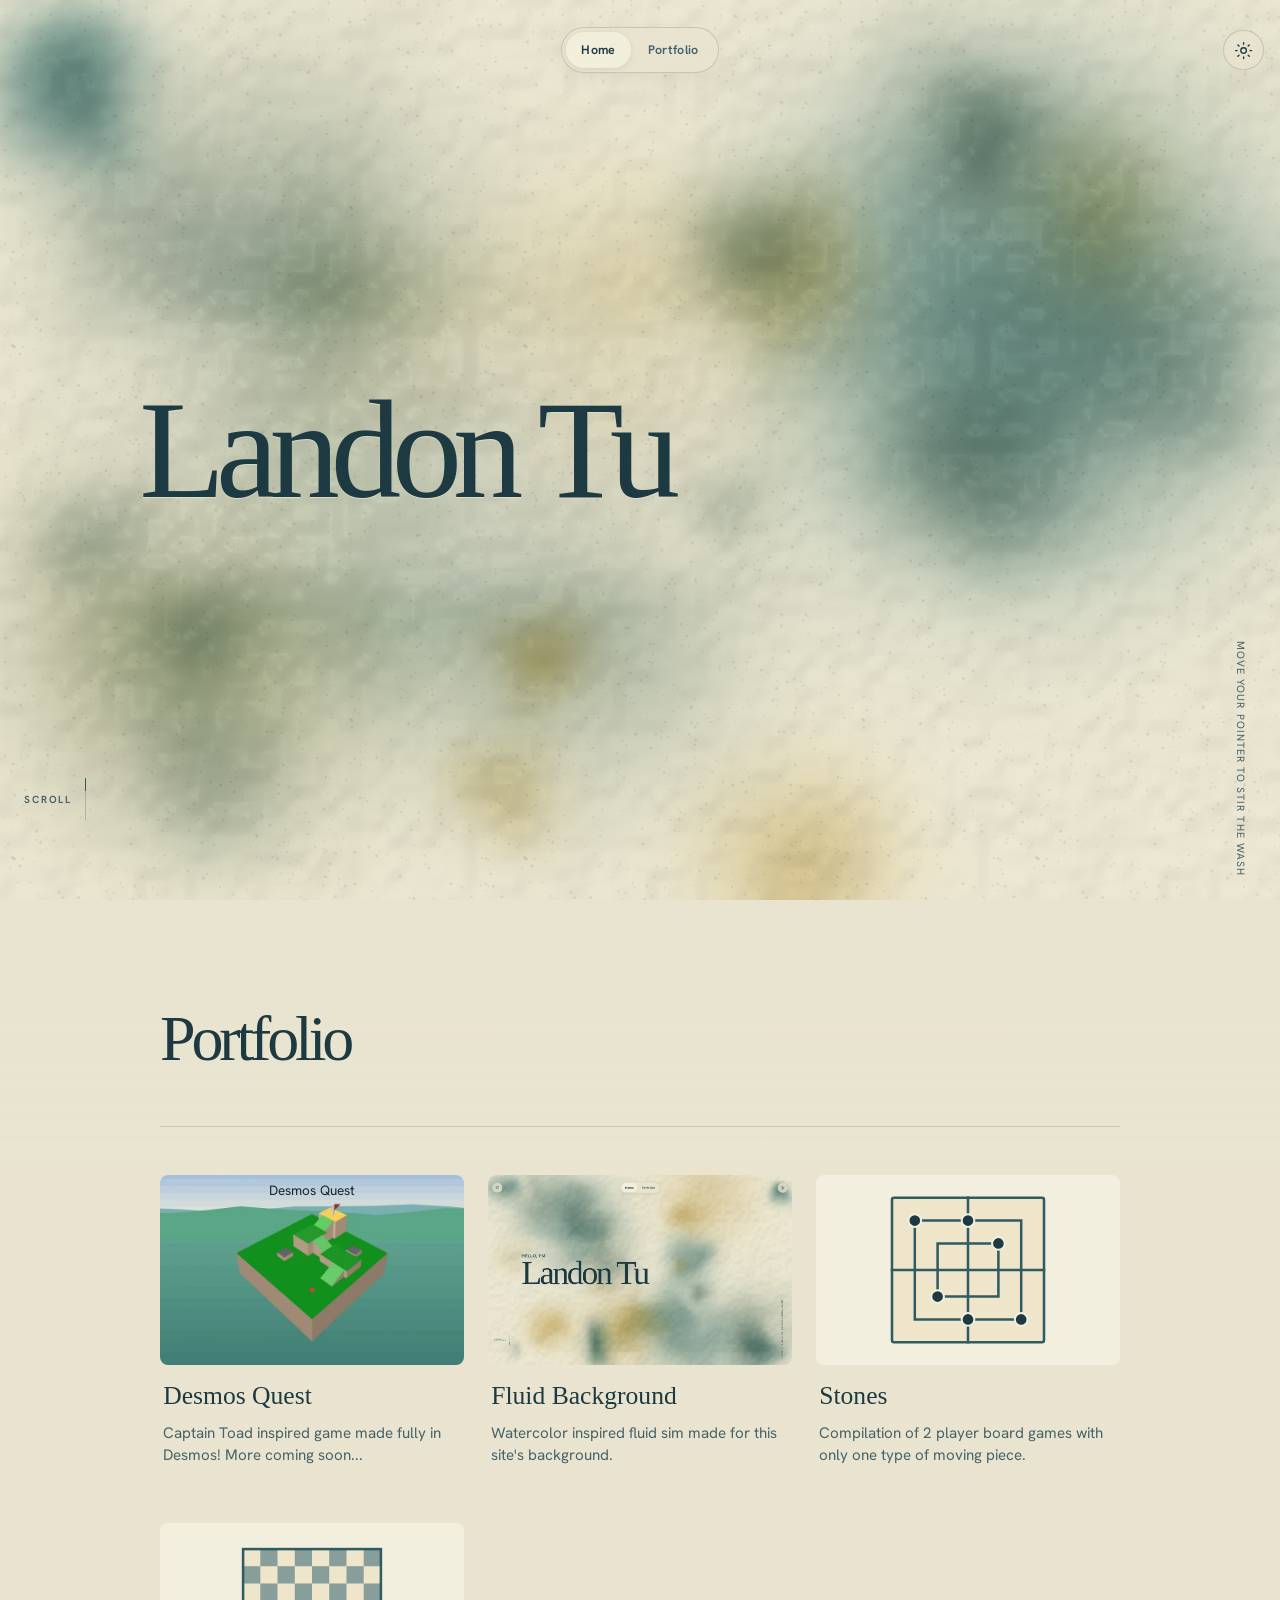
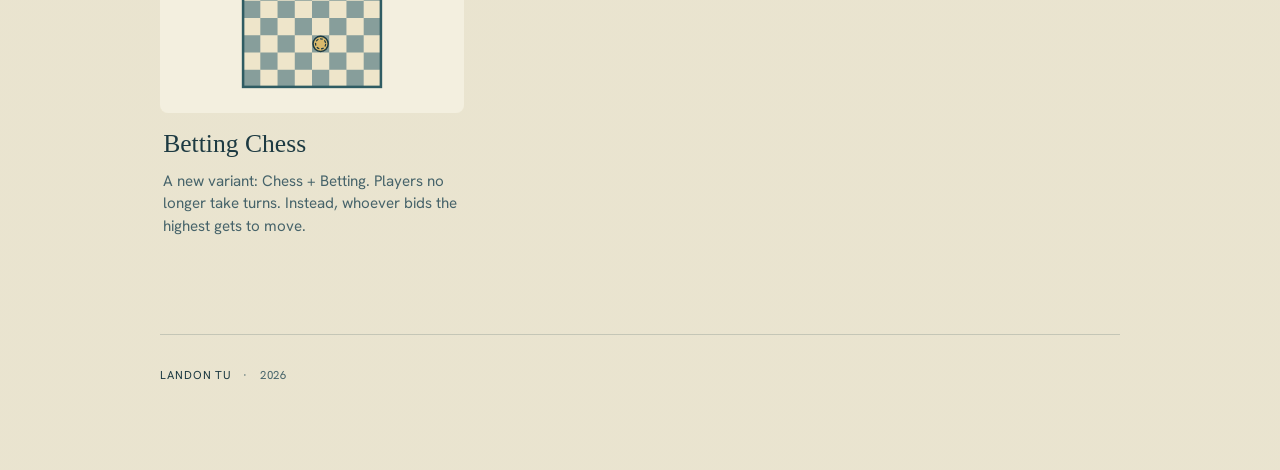
<file: index.html>
<!DOCTYPE html>
<html lang="en" data-theme="light">
<head>
  <meta charset="utf-8">
  <meta name="viewport" content="width=device-width, initial-scale=1">
  <meta name="description" content="Landon Tu — personal website.">
  <title>Landon Tu</title>
  <link rel="icon" href="favicon.svg" type="image/svg+xml">
  <link rel="stylesheet" href="watercolor.css">
  <link rel="stylesheet" href="styles.css">
  <script src="site.js" defer></script>
</head>
<body class="home-page">
  <a class="skip-link" href="#main-content">Skip to content</a>

  <div class="watercolor" aria-hidden="true">
    <img id="wc-art-field" src="[data-uri]" alt="" hidden>
    <img id="wc-art-fallback" src="[data-uri]" alt="" hidden>
    <canvas id="wc-canvas"></canvas>
    <div class="watercolor-shade"></div>
    <!-- Scroll-driven hush: the wash is not stopped, it is settled. Opacity only,
         so the descent costs the compositor a blend and never a repaint. -->
    <div class="watercolor-veil"></div>
  </div>

  <header class="site-header">
    <nav class="site-nav" aria-label="Primary">
      <span class="nav-highlight" aria-hidden="true"></span>
      <!-- Nav order IS the scroll order. The same-document links use the
           delegated handler in site.js, so there is no page navigation here. -->
      <a href="index.html" aria-current="page" class="nav-here">Home</a>
      <!-- About entry point — restore when the owner copy is ready:
      <a href="#about" data-spy="about">About</a>
      -->
      <a href="#portfolio" data-spy="portfolio">Portfolio</a>
    </nav>
    <button class="theme-toggle" type="button" aria-label="Switch to dark theme" title="Switch theme">
      <svg class="sun" viewBox="0 0 24 24" aria-hidden="true"><circle cx="12" cy="12" r="3.5"/><path d="M12 2v2M12 20v2M2 12h2M20 12h2M4.9 4.9l1.4 1.4M17.7 17.7l1.4 1.4M19.1 4.9l-1.4 1.4M6.3 17.7l-1.4 1.4"/></svg>
      <svg class="moon" viewBox="0 0 24 24" aria-hidden="true"><path d="M20 15.4A8.5 8.5 0 0 1 8.6 4a8.5 8.5 0 1 0 11.4 11.4Z"/></svg>
    </button>
  </header>

  <main id="main-content">
    <section class="home-main" aria-label="Introduction">
      <!-- #hero carries the scroll parallax (transform/opacity); .hero-rise carries
           the one-shot load animation. Separate elements on purpose: a filled
           `rise` keyframe would otherwise pin the very properties the descent
           animates. -->
      <div class="hero" id="hero">
        <div class="hero-rise">
          <!-- Hero intro line slot — removed for now. To restore, add back
               <p class="eyebrow">Hello, I’m</p> above the h1. -->
          <h1>Landon Tu</h1>
          <!-- Hero tagline slot — owner copy pending. -->
          <!-- About entry point — restore when the owner copy is ready:
          <div class="hero-actions">
            <a class="text-link" href="#about">About me <span aria-hidden="true">↓</span></a>
          </div>
          -->
        </div>
      </div>
      <a class="scroll-cue" href="#portfolio">
        <span class="scroll-cue-label">Scroll</span>
        <span class="scroll-cue-rail" aria-hidden="true"><i></i></span>
      </a>
    </section>

    <!-- About stays in source for restoration when the owner copy is ready. -->
    <section class="about-shell" id="about" aria-labelledby="about-heading" hidden>
     <div class="about-inner">
      <!-- No second <h1> and no repeat of the name: on one page the hero
           already said it, and during the descent both were on screen at once,
           which read as a duplicated heading rather than a transition. -->
      <header class="about-intro">
        <h2 class="about-display reveal" id="about-heading" style="--i:0">About</h2>
      </header>

      <div class="about-coming-soon reveal" style="--i:1">
        <p>Coming soon</p>
      </div>
     </div>
    </section>

    <!-- Portfolio follows the hero while About is hidden. Its CSS takes over
         the wash-to-paper transition; restoring About restores the original
         three-movement descent without another markup change. -->
    <section class="portfolio-shell" id="portfolio" aria-labelledby="portfolio-heading">
     <div class="portfolio-inner">
      <header class="portfolio-intro">
        <h2 class="portfolio-display reveal" id="portfolio-heading" style="--i:0">Portfolio</h2>
      </header>

      <section class="portfolio-grid" aria-label="Portfolio exhibits">
        <!-- WebHome and recall-AID are deferred while their destinations are
             private. Restore their cards from git history once public links
             are approved. -->
        <article class="project-card reveal" style="--i:0">
          <a class="project-visual" href="https://www.desmos.com/calculator/msmxoizut3" aria-label="Desmos Quest level 1, a small island slowly rotating">
            <!-- Level 1 was captured from the release graph with its ticker stopped and
                 controls hidden, advancing b_1 by exactly 1/216 turn per frame. The
                 30 fps sources have no src until desktop hover or keyboard focus, so
                 touch and reduced-motion readers keep the still without downloading video. -->
            <span class="desmos-media">
              <video class="desmos-video" width="720" height="450" muted loop playsinline preload="none" poster="assets/projects/desmos-game.webp" aria-hidden="true">
                <source data-src="assets/projects/desmos-game.mp4" type="video/mp4">
                <source data-src="assets/projects/desmos-game.webm" type="video/webm">
              </video>
              <span class="desmos-visual-title" aria-hidden="true">Desmos Quest</span>
            </span>
          </a>
          <div class="project-meta">
            <h3><a href="https://www.desmos.com/calculator/msmxoizut3">Desmos Quest</a></h3>
            <p>Captain Toad inspired game made fully in Desmos! More coming soon...</p>
          </div>
        </article>

        <article class="project-card reveal" style="--i:1">
          <a class="project-visual" href="watercolor.html">
            <img src="assets/projects/personal-website.webp" width="1200" height="750" loading="lazy" decoding="async" alt="The Landon Tu personal website over its interactive watercolor background">
          </a>
          <div class="project-meta">
            <h3><a href="watercolor.html">Fluid Background</a></h3>
            <p>Watercolor inspired fluid sim made for this site's background.</p>
          </div>
        </article>

        <article class="project-card reveal" style="--i:2">
          <a class="project-visual stones-visual" href="https://stones.landontu.dev" aria-label="Stones, a board with six pieces">
            <svg viewBox="0 0 1200 750" aria-hidden="true">
              <rect class="stones-board" x="300" y="90" width="600" height="570" rx="8"/>
              <path class="stones-lines" d="M390 180H810V570H390ZM480 270H720V480H480ZM300 375H900M600 90V660"/>
              <g class="stones-pieces">
                <circle cx="390" cy="180" r="25"/><circle cx="600" cy="180" r="25"/><circle cx="720" cy="270" r="25"/>
                <circle cx="480" cy="480" r="25"/><circle cx="600" cy="570" r="25"/><circle cx="810" cy="570" r="25"/>
              </g>
            </svg>
          </a>
          <div class="project-meta">
            <h3><a href="https://stones.landontu.dev">Stones</a></h3>
            <p>Compilation of 2 player board games with only one type of moving piece.</p>
          </div>
        </article>

        <article class="project-card reveal" style="--i:3">
          <a class="project-visual betting-visual" href="https://bettingchess.landontu.dev" aria-label="Betting Chess, a chessboard with a betting chip">
            <svg viewBox="0 0 1200 750" aria-hidden="true">
              <rect class="betting-board" x="328" y="103" width="544" height="544"/>
              <path class="betting-dark" d="M396 103h68v68h-68ZM532 103h68v68h-68ZM668 103h68v68h-68ZM804 103h68v68h-68ZM328 171h68v68h-68ZM464 171h68v68h-68ZM600 171h68v68h-68ZM736 171h68v68h-68ZM396 239h68v68h-68ZM532 239h68v68h-68ZM668 239h68v68h-68ZM804 239h68v68h-68ZM328 307h68v68h-68ZM464 307h68v68h-68ZM600 307h68v68h-68ZM736 307h68v68h-68ZM396 375h68v68h-68ZM532 375h68v68h-68ZM668 375h68v68h-68ZM804 375h68v68h-68ZM328 443h68v68h-68ZM464 443h68v68h-68ZM600 443h68v68h-68ZM736 443h68v68h-68ZM396 511h68v68h-68ZM532 511h68v68h-68ZM668 511h68v68h-68ZM804 511h68v68h-68ZM328 579h68v68h-68ZM464 579h68v68h-68ZM600 579h68v68h-68ZM736 579h68v68h-68Z"/>
              <rect class="betting-frame" x="328" y="103" width="544" height="544"/>
              <circle class="betting-chip" cx="634" cy="477" r="30"/>
              <circle class="betting-chip-edge" cx="634" cy="477" r="20"/>
            </svg>
          </a>
          <div class="project-meta">
            <h3><a href="https://bettingchess.landontu.dev">Betting Chess</a></h3>
            <p>A new variant: Chess + Betting. Players no longer take turns. Instead, whoever bids the highest gets to move.</p>
          </div>
        </article>
      </section>

      <footer class="site-footer"><a href="index.html">Landon Tu</a><span aria-hidden="true">·</span><span>2026</span></footer>
     </div>
    </section>
  </main>

  <p class="interaction-hint">Move your pointer to stir the wash</p>

  <!-- Classic scripts in dependency order: file:// compatible, no modules, no fetch.

       NO watercolor/panel.js, and no #wc-panel-mount to put it in. The sliders
       are the showcase's subject (watercolor.html), not this page's furniture:
       here the wash is the background of a personal site and the reader has no
       business being handed a fluid solver's knobs. main.js mounts a panel only
       if WCPanel is on the page, so this omission IS the switch — there is no
       hidden panel, no panel CSS (watercolor-panel.css is not linked either) and
       no panel bytes on the wire. `?tune` re-adds all of it on demand for a
       tuning pass; see watercolor/main.js. -->
  <script src="watercolor/settings.js"></script>
  <script src="watercolor/art-data.js"></script>
  <script src="watercolor/shaders.js"></script>
  <script src="watercolor/sim.js"></script>
  <script src="watercolor/main.js"></script>
</body>
</html>
</file>
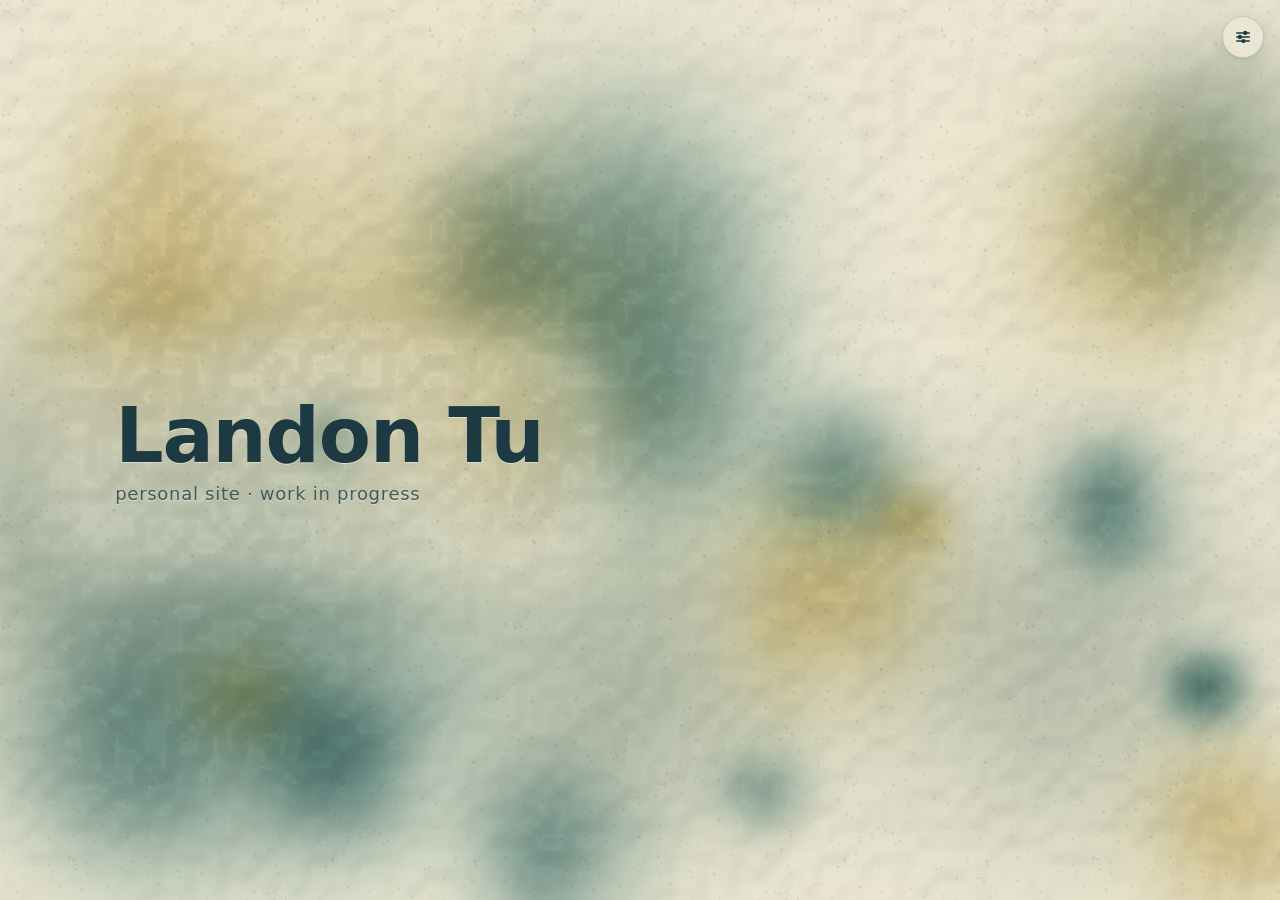
<file: prototypes/watercolor-bg/index.html>
<!doctype html>
<html lang="en">
<head>
<meta charset="utf-8">
<meta name="viewport" content="width=device-width, initial-scale=1">
<title>Watercolor background — prototype</title>
<!-- The prototype is a SHELL, not a fork. Chrome-free page, panel open by
     default, and it loads the SITE's watercolor module verbatim. There is no
     copy of the simulation or of the defaults under this directory any more:
     that duplication is what let the site ship a pre-calibration build while
     this page held the owner's calibrated one. The site is canonical; this
     page just gives it a bare stage. -->
<link rel="stylesheet" href="style.css">
</head>
<body>
<img id="wc-art-field" src="[data-uri]" alt="" hidden aria-hidden="true">
<img id="wc-art-fallback" src="[data-uri]" alt="" hidden aria-hidden="true">

<canvas id="wc-canvas" aria-hidden="true"></canvas>

<main class="hero-wrap">
  <div class="hero" id="hero">
    <h1>Landon Tu</h1>
    <p>personal site · work in progress</p>
  </div>
</main>

<div id="wc-panel-mount"></div>

<!-- Classic scripts in dependency order: file:// compatible, no modules, no
     fetch. Same five files the site loads, from the site's directory. -->
<script src="../../watercolor/settings.js"></script>
<script src="../../watercolor/art-data.js"></script>
<script src="../../watercolor/shaders.js"></script>
<script src="../../watercolor/sim.js"></script>
<script src="../../watercolor/panel.js"></script>
<script src="../../watercolor/main.js"></script>
</body>
</html>
</file>
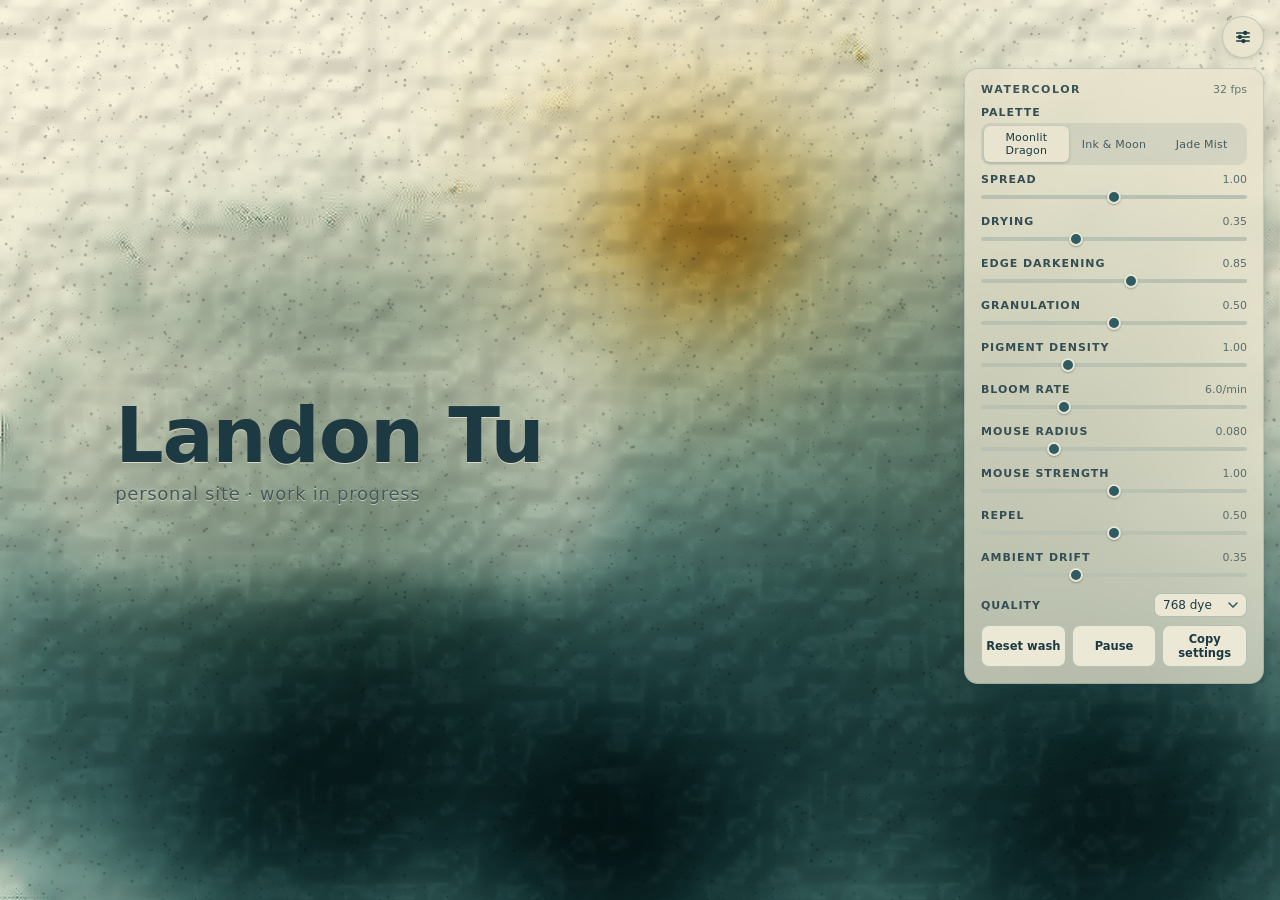
<file: prototypes/watercolor-bg/v2-fluid-experiment/index.html>
<!doctype html>
<html lang="en">
<head>
<meta charset="utf-8">
<meta name="viewport" content="width=device-width, initial-scale=1">
<title>Watercolor background — prototype</title>
<link rel="stylesheet" href="style.css">
</head>
<body>
<canvas id="wc-canvas" aria-hidden="true"></canvas>

<main class="hero-wrap">
  <div class="hero" id="hero">
    <h1>Landon Tu</h1>
    <p>personal site · work in progress</p>
  </div>
</main>

<div id="wc-panel-mount"></div>

<!-- Classic scripts in dependency order: file:// compatible, no modules, no fetch. -->
<script src="js/shaders.js"></script>
<script src="js/sim.js"></script>
<script src="js/panel.js"></script>
<script src="js/main.js"></script>
</body>
</html>
</file>
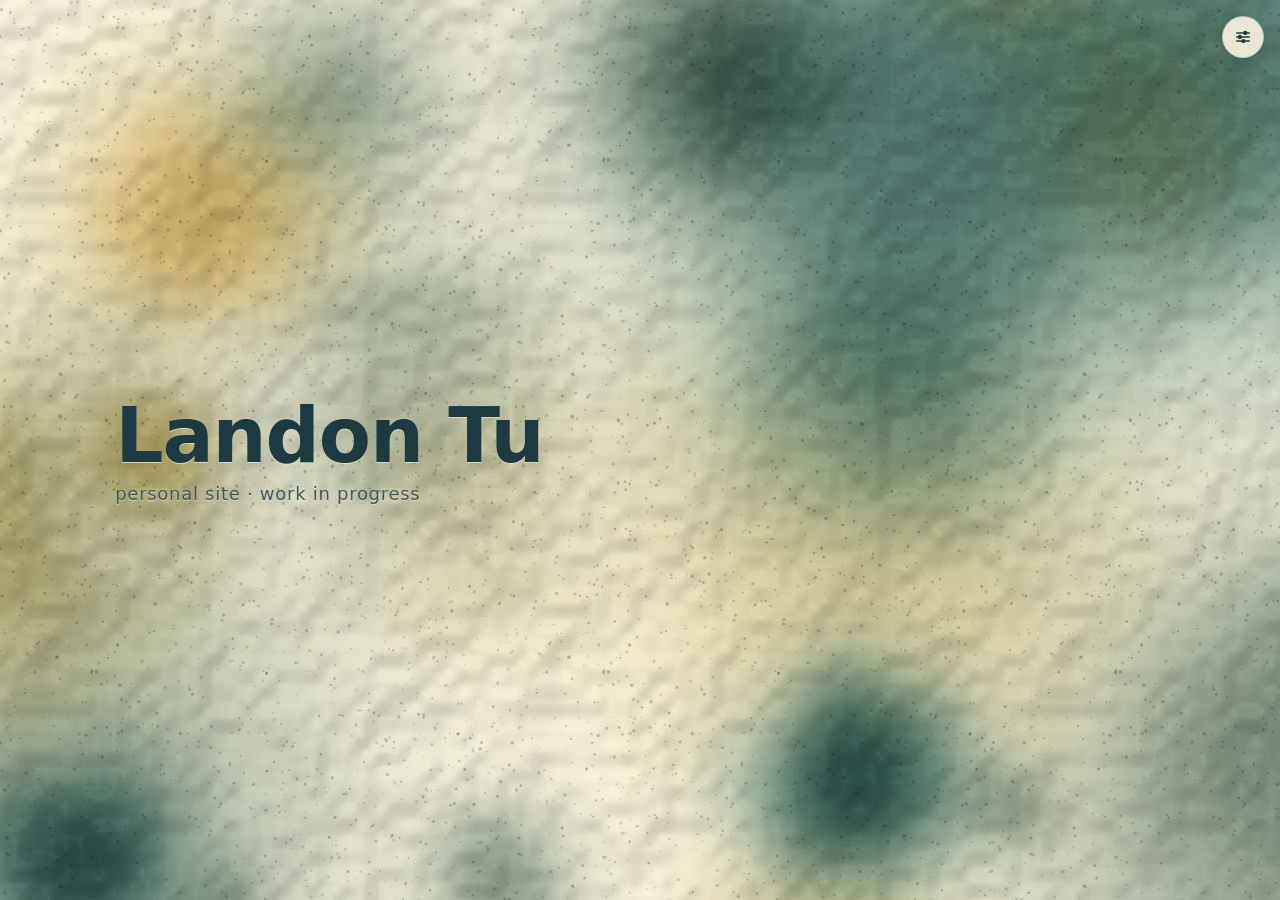
<file: prototypes/watercolor-bg/v3-consolidated/index.html>
<!doctype html>
<html lang="en">
<head>
<meta charset="utf-8">
<meta name="viewport" content="width=device-width, initial-scale=1">
<title>Watercolor background — prototype</title>
<link rel="stylesheet" href="style.css">
</head>
<body>
<img id="wc-art-field" alt="" hidden aria-hidden="true">
<img id="wc-art-fallback" alt="" hidden aria-hidden="true">
<canvas id="wc-canvas" aria-hidden="true"></canvas>

<main class="hero-wrap">
  <div class="hero" id="hero">
    <h1>Landon Tu</h1>
    <p>personal site · work in progress</p>
  </div>
</main>

<div id="wc-panel-mount"></div>

<!-- Classic scripts in dependency order: file:// compatible, no modules, no fetch. -->
<script src="js/art-data.js"></script>
<script src="js/shaders.js"></script>
<script src="js/sim.js"></script>
<script src="js/panel.js"></script>
<script src="js/main.js"></script>
</body>
</html>
</file>
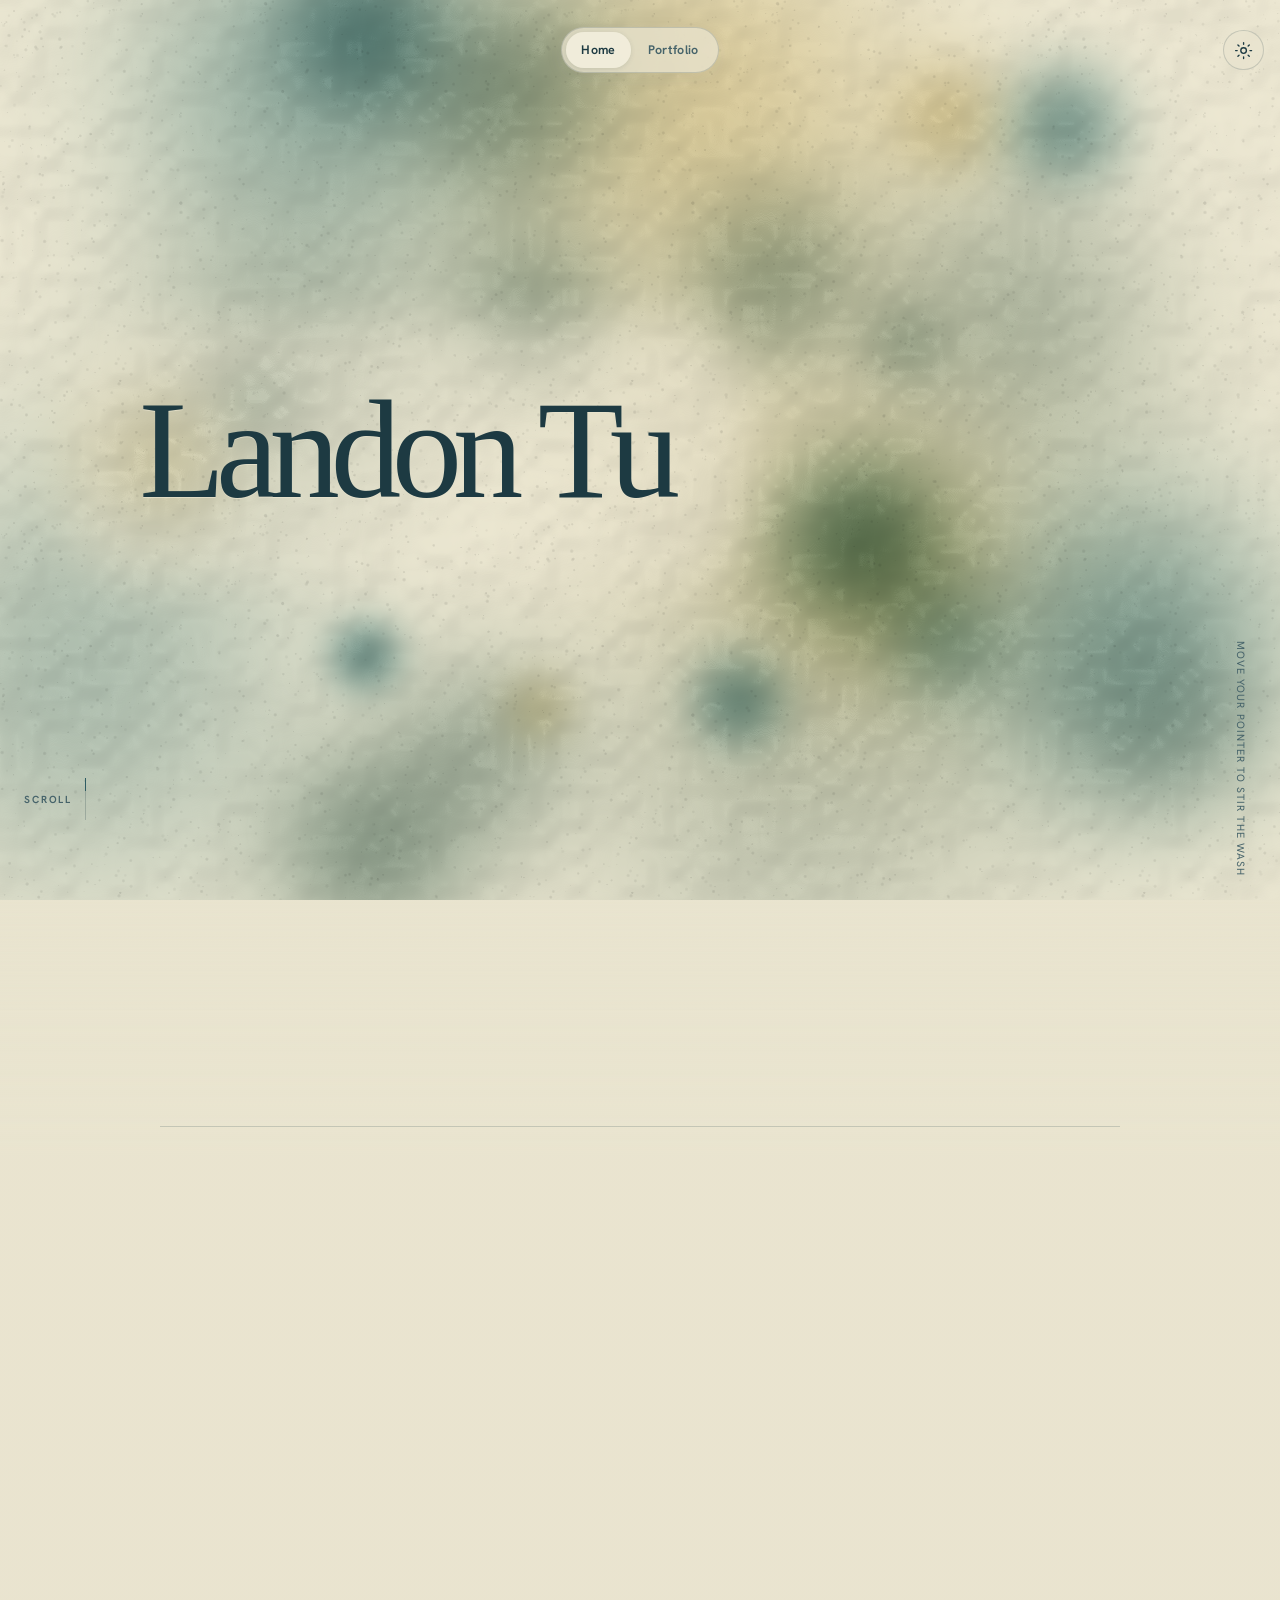
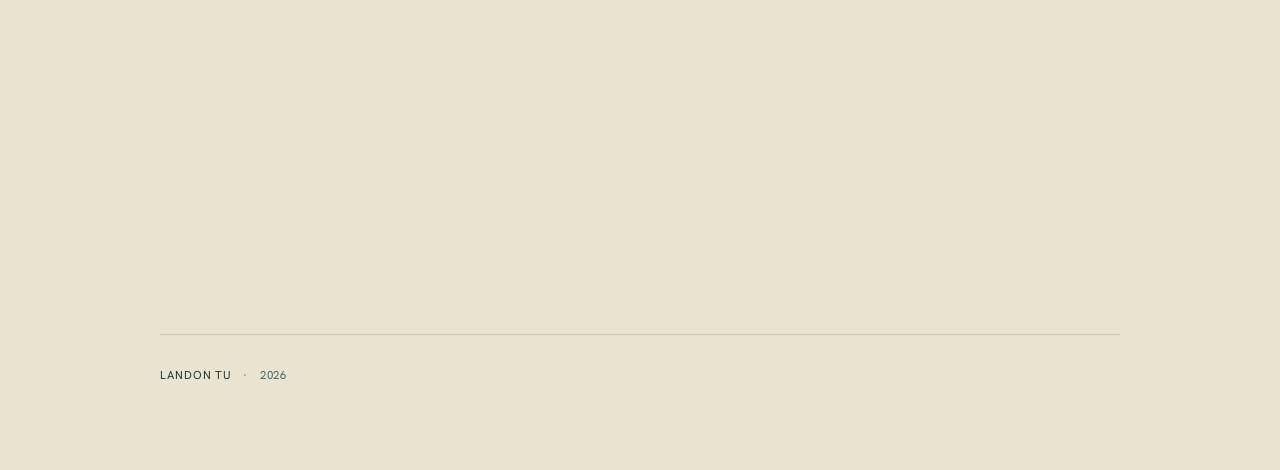
<file: about.html>
<!DOCTYPE html>
<html lang="en" data-theme="light">
<head>
  <meta charset="utf-8">
  <meta name="viewport" content="width=device-width, initial-scale=1">
  <!-- About is no longer a page; it is the second movement of the home page,
       currently deferred and hidden. This stub stays so old links, bookmarks
       and search results land on the home page instead of 404ing. -->
  <!-- About is deferred and hidden: restore index.html#about here (and below) when it is published again. -->
  <meta http-equiv="refresh" content="0; url=index.html">
  <meta name="robots" content="noindex">
  <link rel="canonical" href="index.html">
  <title>About — Landon Tu</title>
  <link rel="icon" href="favicon.svg" type="image/svg+xml">
  <link rel="stylesheet" href="styles.css">
  <script src="site.js" defer></script>
</head>
<body class="inner-page">
  <main class="page-shell" id="main-content">
    <p style="padding:6rem 0">Redirecting to <a href="index.html">Landon Tu</a>.</p>
  </main>
</body>
</html>
</file>
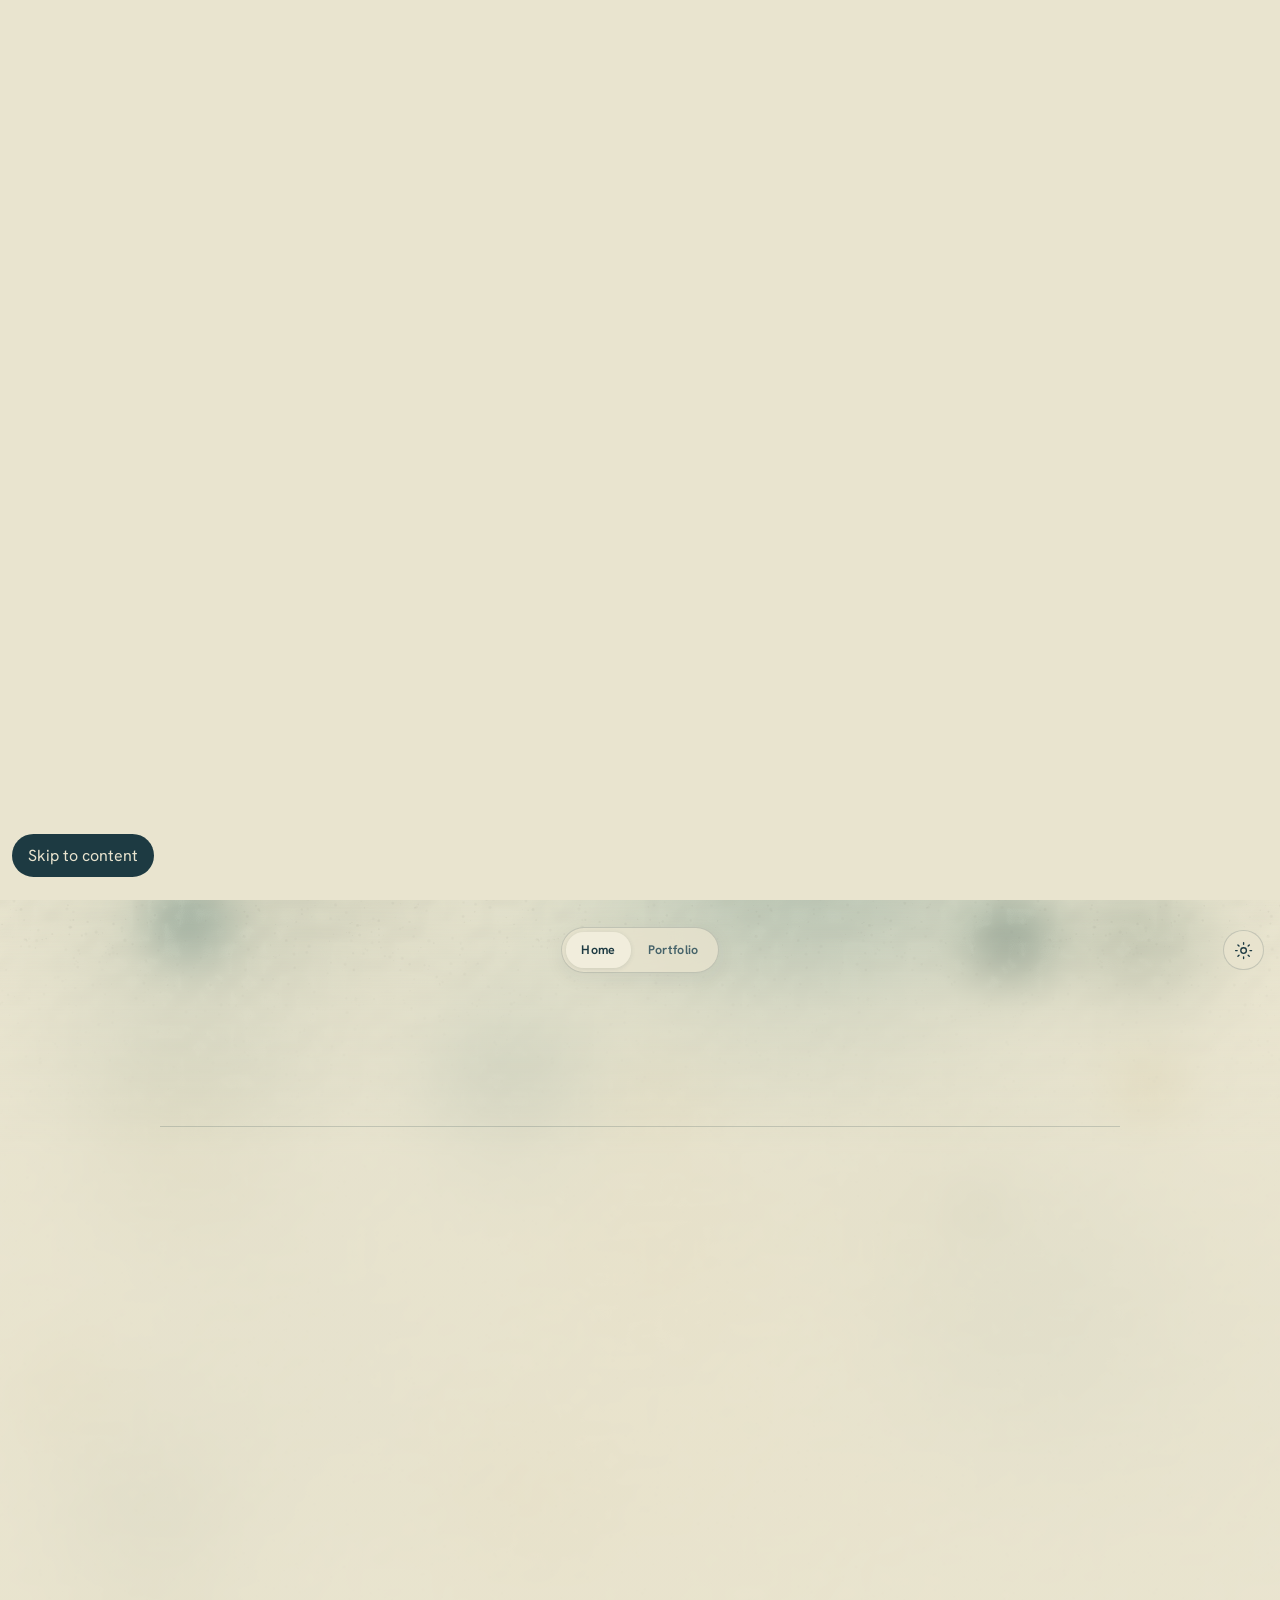
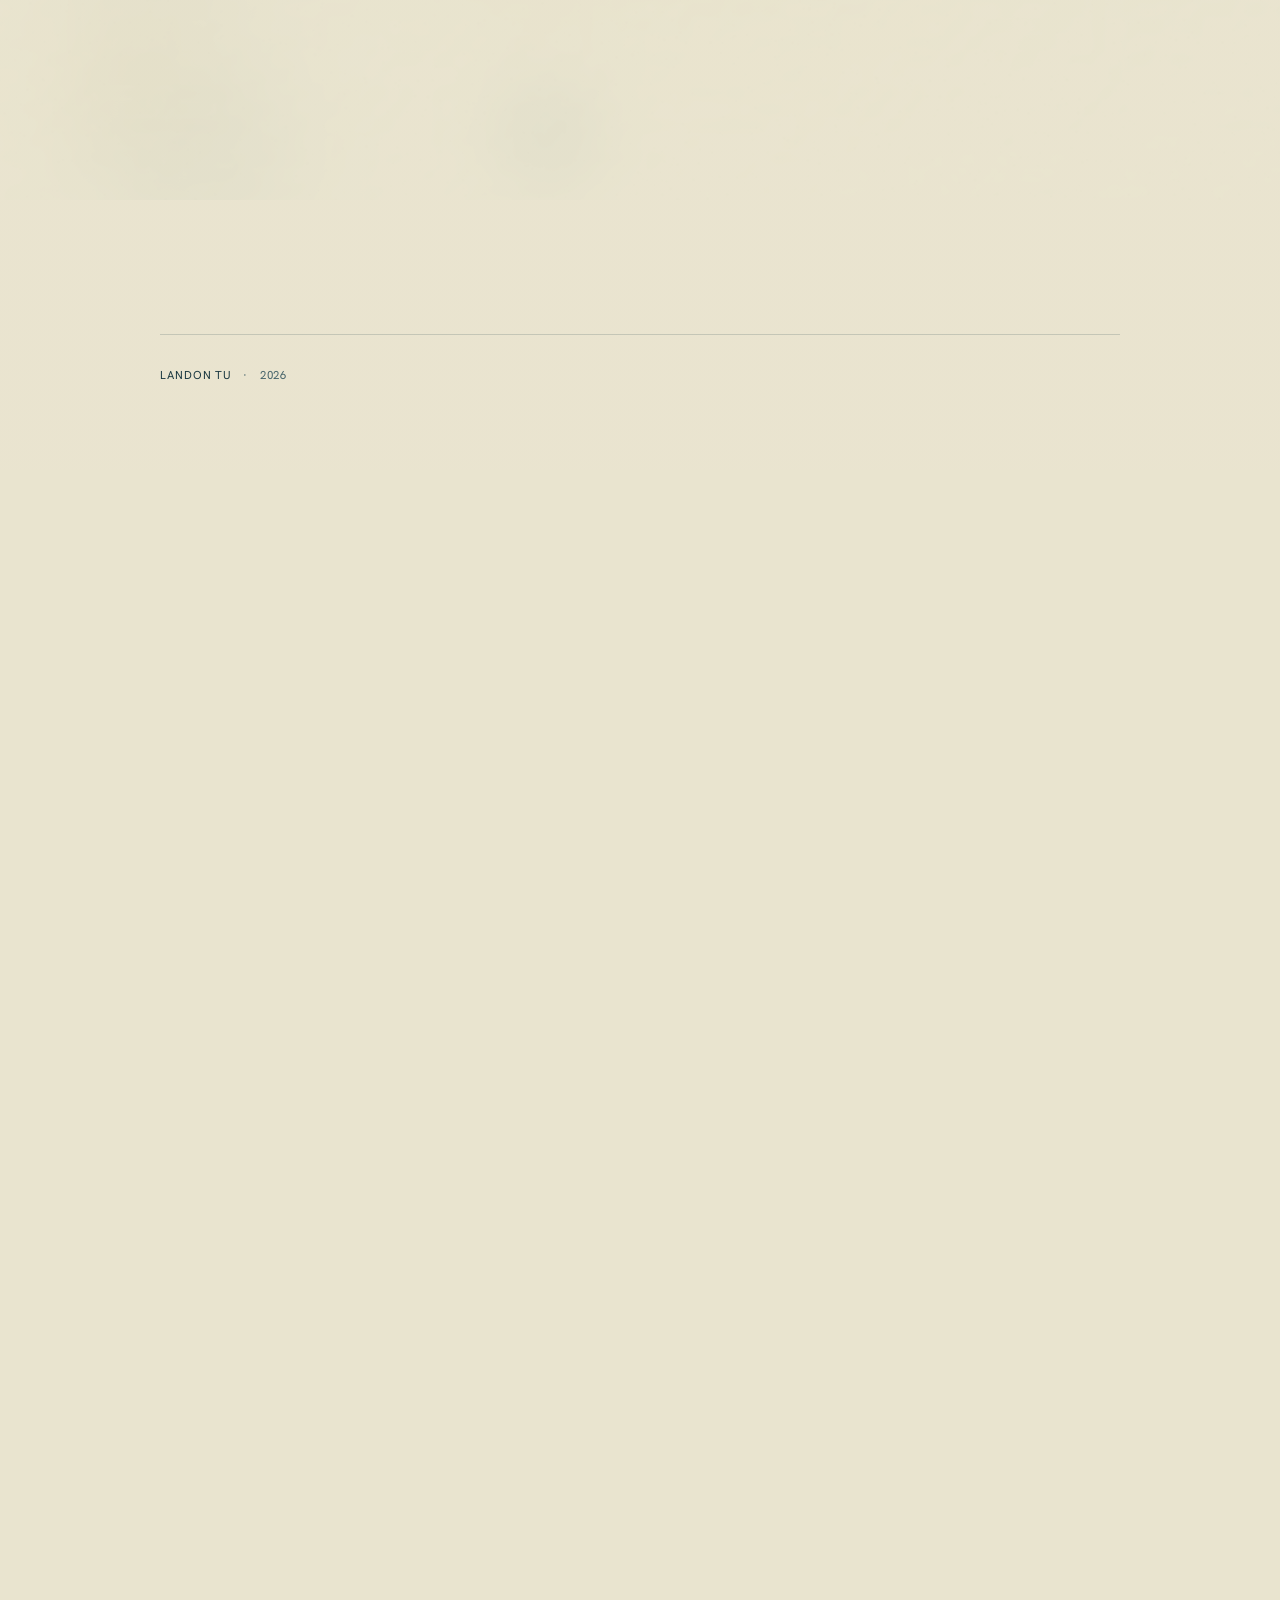
<file: portfolio.html>
<!DOCTYPE html>
<html lang="en" data-theme="light">
<head>
  <meta charset="utf-8">
  <meta name="viewport" content="width=device-width, initial-scale=1">
  <!-- Portfolio is no longer a page; it is a movement of the home page.
       This stub stays so old links, bookmarks and search results land in the
       right place instead of 404ing. Same shape as about.html. -->
  <meta http-equiv="refresh" content="0; url=index.html#portfolio">
  <meta name="robots" content="noindex">
  <link rel="canonical" href="index.html">
  <title>Portfolio — Landon Tu</title>
  <link rel="icon" href="favicon.svg" type="image/svg+xml">
  <link rel="stylesheet" href="styles.css">
  <script src="site.js" defer></script>
</head>
<body class="inner-page">
  <main class="page-shell" id="main-content">
    <p style="padding:6rem 0">Redirecting to <a href="index.html#portfolio">Landon Tu — Portfolio</a>.</p>
  </main>
</body>
</html>
</file>
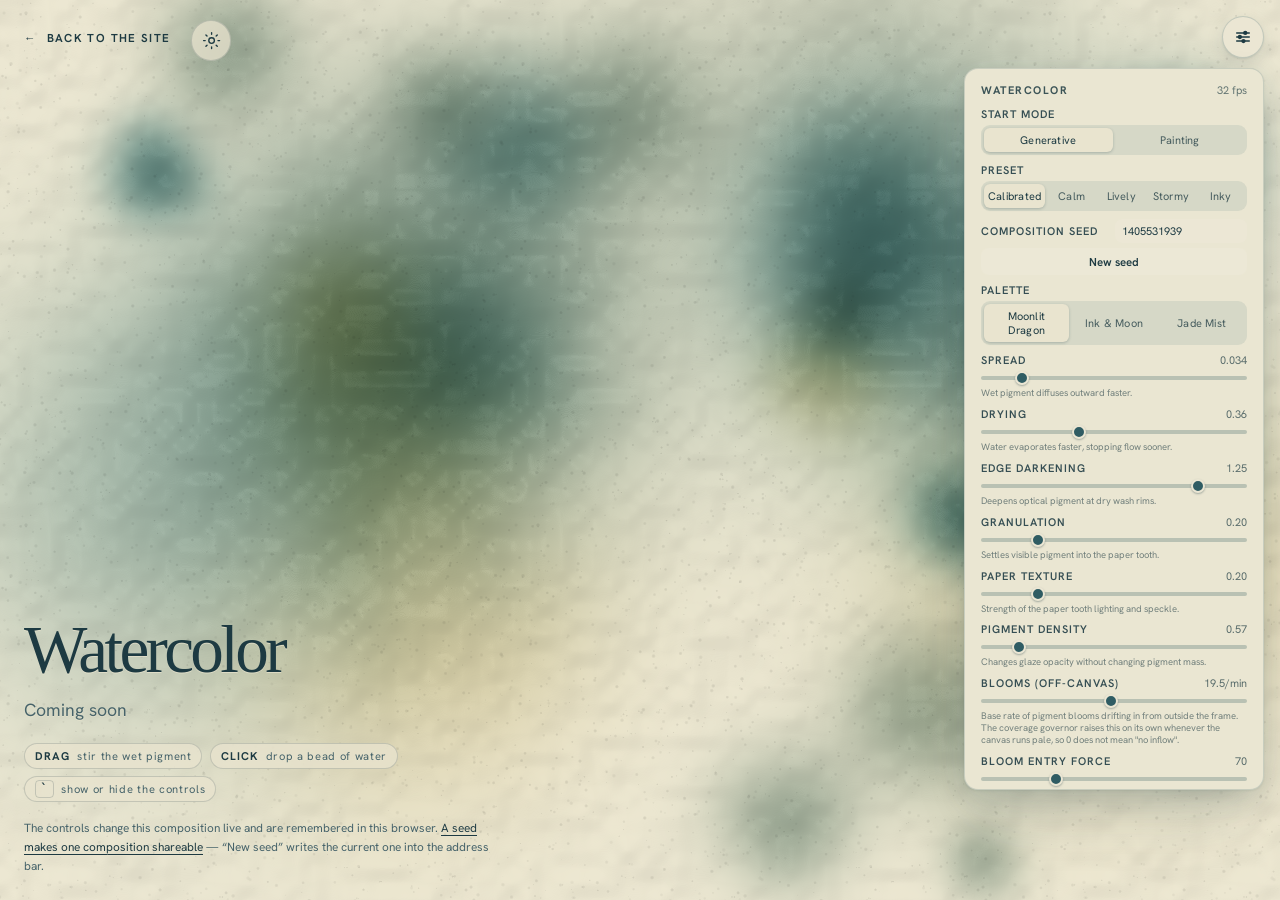
<file: watercolor.html>
<!DOCTYPE html>
<html lang="en" class="showcase-html" data-theme="light">
<head>
  <meta charset="utf-8">
  <meta name="viewport" content="width=device-width, initial-scale=1">
  <meta name="description" content="An interactive watercolor simulation — full-screen canvas with live controls.">
  <title>Watercolor — Landon Tu</title>
  <link rel="icon" href="favicon.svg" type="image/svg+xml">
  <!-- Three stylesheets, in the same order the site uses, plus the panel's own.
       watercolor-panel.css is the file index.html deliberately does NOT link:
       the sliders and everything that dresses them live here now. -->
  <link rel="stylesheet" href="watercolor.css">
  <link rel="stylesheet" href="watercolor-panel.css">
  <link rel="stylesheet" href="styles.css">
  <link rel="stylesheet" href="showcase.css">
  <!-- site.js for one reason: the theme toggle and its stored preference. Every
       other thing it does is keyed off elements this page does not have (.home-main,
       .site-nav, .reveal), so it no-ops on all of them. -->
  <script src="site.js" defer></script>
</head>
<body class="showcase-page">
  <a class="skip-link" href="#wc-drawer">Skip to the controls</a>

  <!-- Same layer as the site's, minus .watercolor-veil: the veil is the one-page
       descent's legibility device (it fades the wash as you scroll into the
       about sheet). Here the wash is not behind anything, it IS the thing, so
       there is nothing to fade it for — and under prefers-reduced-motion
       styles.css pins that veil at opacity .3, which would permanently mute the
       exhibit. The dark-theme shade is kept: it is the page's theme, not scroll. -->
  <div class="watercolor" aria-hidden="true">
    <img id="wc-art-field" src="[data-uri]" alt="" hidden>
    <img id="wc-art-fallback" src="[data-uri]" alt="" hidden>
    <canvas id="wc-canvas"></canvas>
    <div class="watercolor-shade"></div>
  </div>

  <header class="showcase-bar">
    <a class="showcase-back text-link" href="index.html#portfolio">
      <span aria-hidden="true">←</span> Back to the site
    </a>
    <button class="theme-toggle" type="button" aria-label="Switch to dark theme" title="Switch theme">
      <svg class="sun" viewBox="0 0 24 24" aria-hidden="true"><circle cx="12" cy="12" r="3.5"/><path d="M12 2v2M12 20v2M2 12h2M20 12h2M4.9 4.9l1.4 1.4M17.7 17.7l1.4 1.4M19.1 4.9l-1.4 1.4M6.3 17.7l-1.4 1.4"/></svg>
      <svg class="moon" viewBox="0 0 24 24" aria-hidden="true"><path d="M20 15.4A8.5 8.5 0 0 1 8.6 4a8.5 8.5 0 1 0 11.4 11.4Z"/></svg>
    </button>
  </header>

  <main id="main-content" class="showcase-caption">
    <h1>Watercolor</h1>
    <p class="showcase-blurb">Coming soon</p>
    <!-- Not prose: the control legend. Each line names a real input the sim
         answers to, and it is the only way to discover the click and the key. -->
    <dl class="showcase-legend">
      <div><dt>Drag</dt><dd>stir the wet pigment</dd></div>
      <div><dt>Click</dt><dd>drop a bead of water</dd></div>
      <div><dt><kbd>`</kbd></dt><dd>show or hide the controls</dd></div>
    </dl>
    <p class="showcase-note">
      The controls change this composition live and are remembered in this
      browser. <a href="watercolor.html?seed=20260812">A seed makes one composition
      shareable</a> — “New seed” writes the current one into the address bar.
    </p>
  </main>

  <div id="wc-panel-mount"></div>

  <!-- Same modules as the site, same order, no fork: the sim, the shaders and
       watercolor/settings.js are one copy shared by both surfaces. The only two
       differences on this page are that panel.js is here at all, and the flag
       below, which asks main.js to open the drawer on arrival (?panel=closed
       overrides it) because the controls are this page's subject. -->
  <script>window.WC_SHOWCASE = true;</script>
  <script src="watercolor/settings.js"></script>
  <script src="watercolor/art-data.js"></script>
  <script src="watercolor/shaders.js"></script>
  <script src="watercolor/sim.js"></script>
  <script src="watercolor/panel.js"></script>
  <script src="watercolor/main.js"></script>
</body>
</html>
</file>
<file: watercolor.css>
/* Watercolor background prototype.
   Tokens mirror WC_PALETTES["moonlit-dragon"] in js/main.js (the one source of
   palette truth for the sim); JS re-stamps these custom props on palette switch. */
:root {
  --wc-paper: #e9e4cf;
  --wc-ink: #2f5c63;
  --wc-celadon: #77928a;
  --wc-gold: #d9b96c;
  --wc-text: #1d3a42;
}

* { box-sizing: border-box; }

/* The site is a one-page scroll journey; `overflow: hidden` and a pinned
   100% height belong to the prototype shell, not here. styles.css used to have
   to undo both. */
body {
  margin: 0;
  font-family: "Hanken Grotesk", sans-serif;
  background: var(--wc-paper);
  color: var(--wc-text);
}

#wc-canvas {
  position: fixed;
  inset: 0;
  width: 100%;
  height: 100%;
  display: block;
  pointer-events: none; /* pointer handling lives on window so the hero stays interactive */
  z-index: 0;
  background: var(--wc-paper);
}

/* ---------------------------------------------------------------- hero
   Prototype-shell hero chrome. The site's own hero lives in styles.css; the
   only thing kept here is the left indent, because that is what the shipped
   page currently looks like. The `wc-rise` animation is deliberately gone: a
   `both`-filled keyframe pinned opacity to 1 forever, which silently ate the
   scroll descent's hero fade. */

.hero {
  margin-left: clamp(2.5rem, 9vw, 9rem);
  pointer-events: auto;
}

.hero h1 {
  margin: 0 0 0.4rem;
  font-size: clamp(2.75rem, 6vw, 4.75rem);
  font-weight: 700;
  letter-spacing: -0.015em;
  line-height: 1.05;
  color: var(--wc-text);
  text-shadow: 0 1px 0 color-mix(in srgb, var(--wc-paper) 80%, transparent);
}

.hero p {
  margin: 0;
  font-size: clamp(0.95rem, 1.6vw, 1.125rem);
  letter-spacing: 0.04em;
  color: color-mix(in srgb, var(--wc-text) 82%, var(--wc-paper));
  text-shadow: 0 1px 0 color-mix(in srgb, var(--wc-paper) 70%, transparent);
}


/* ------------------------------------------------------ reduced motion */

@media (prefers-reduced-motion: reduce) {
  .hero-rise { animation: none; }
}
/* ?reduced=1 forces the same treatment (media query can't be forced from JS) */
html.wc-reduced .hero-rise { animation: none; }
</file>
<file: styles.css>
@font-face {
  font-family: "Hanken Grotesk";
  src: url("assets/fonts/hanken-grotesk.woff2") format("woff2");
  font-style: normal;
  font-weight: 100 900;
  font-display: swap;
}

:root {
  color-scheme: light dark;
  --paper: #e9e4cf;
  --paper-raised: #f3efdf;
  --ink: #1d3a42;
  --ink-soft: #46636a;
  --teal: #2f5c63;
  --celadon: #77928a;
  --gold: #d9b96c;
  --line: color-mix(in srgb, var(--ink) 18%, transparent);
  --glass: color-mix(in srgb, var(--paper) 76%, transparent);
  --shadow: 0 20px 60px color-mix(in srgb, var(--ink) 12%, transparent);
  --ease-out: cubic-bezier(.16, 1, .3, 1);
  --ease-soft: cubic-bezier(.22, .61, .36, 1);
  font-family: "Hanken Grotesk", sans-serif;
}

:root[data-theme="dark"] {
  --paper: #0d2026;
  --paper-raised: #142c32;
  --ink: #e9e4cf;
  --ink-soft: #a9bbb5;
  --teal: #78a7a8;
  --celadon: #91aaa0;
  --gold: #d9b96c;
  --line: color-mix(in srgb, var(--ink) 16%, transparent);
  --glass: color-mix(in srgb, var(--paper) 72%, transparent);
  --shadow: 0 24px 70px rgba(0, 0, 0, .34);
}

/* ---------------------------------------------------------------- descent
   `--sp` is scroll progress through the FIRST viewport of the one-page
   journey, 0 at the top of the hero and 1 once the about sheet has taken the
   screen. It is the single driver for every continuous scroll effect, written
   two ways that must agree:

     - native  CSS scroll-driven animation on :root (see @supports below).
                No scroll listener exists at all; the browser owns the value.
     - fallback site.js writes the same number from a passive, rAF-coalesced
                scroll handler when animation-timeline is unsupported.

   Per-property easing is expressed as pure calc() shaping of that one linear
   driver, so both paths produce identical curves and there is no second set of
   keyframes to drift. --sp-in leaves slowly then accelerates (the hero holds,
   then goes); --sp-out moves immediately then settles; --sp-smooth is a
   smoothstep for things that should have no visible start or stop. */
@property --sp {
  syntax: "<number>";
  inherits: true;
  initial-value: 0;
}

:root {
  --sp-in: calc(var(--sp) * var(--sp));
  --sp-out: calc(var(--sp) * (2 - var(--sp)));
  --sp-smooth: calc(var(--sp) * var(--sp) * (3 - 2 * var(--sp)));
}

@supports (animation-timeline: scroll()) {
  html.wc-native-timeline {
    animation: wc-descent linear both;
    animation-timeline: scroll(root block);
    animation-range: 0 100vh;
  }
  @keyframes wc-descent { from { --sp: 0; } to { --sp: 1; } }
}

* { box-sizing: border-box; }
html { min-height: 100%; background: var(--paper); scroll-behavior: smooth; scrollbar-width: none; }
html::-webkit-scrollbar { display: none; }
body { min-height: 100vh; margin: 0; background: var(--paper); color: var(--ink); }
a { color: inherit; }
button, a { -webkit-tap-highlight-color: transparent; }

.skip-link {
  position: fixed; top: .75rem; left: .75rem; z-index: 100;
  padding: .7rem 1rem; border-radius: 999px; background: var(--ink); color: var(--paper);
  text-decoration: none; transform: translateY(-180%); transition: transform .2s var(--ease-out);
}
.skip-link:focus { transform: translateY(0); }

.site-header {
  position: relative; z-index: 20; width: min(100% - 2rem, 84rem); height: 6.25rem; margin: 0 auto;
  display: grid; grid-template-columns: 1fr auto 1fr; align-items: center; gap: 1rem;
}
.home-page .site-header { position: fixed; inset: 0 0 auto; }

.site-nav {
  grid-column: 2; --nav-pad: .28rem; position: relative; display: flex; gap: .1rem; padding: var(--nav-pad);
  border: 1px solid var(--line); border-radius: 999px; background: var(--glass); backdrop-filter: blur(18px);
  box-shadow: 0 5px 20px color-mix(in srgb, var(--ink) 6%, transparent);
}
/* NOTHING here may change on :hover except colour. A nav item is a fixed box:
   its rect at rest and its rect under the pointer are the same rect, to the
   pixel. Two properties used to break that and both are gone (2026-08-12):

     letter-spacing .025em -> .04em   a genuine reflow. The hovered link grew a
       couple of pixels wider and shoved its neighbours sideways — pointing at
       "About" moved "Portfolio", which is the shift you can feel. It also lied
       to the pill: site.js measures link.offsetWidth synchronously in
       `pointerenter`, i.e. BEFORE the .32s letter-spacing transition has run, so
       the highlight was sized to a width the link no longer had by the time it
       arrived.
     transform: translateY(-1px)      no reflow, but it moves the item's own box
       by a pixel, which is exactly the complaint.

   The hover response did not need either: .nav-highlight already slides a pill
   under the pointer (translate + width, compositor-only, behind z-index 0) and
   the colour lift to --ink is instant. `transition` therefore no longer names a
   layout property, so there is no way to animate one back in by accident.
   Same rule applies to the showcase bar (showcase.css). */
.site-nav a {
  position: relative; z-index: 1; padding: .62rem .95rem; border-radius: 999px;
  color: var(--ink-soft); font-size: .78rem; font-weight: 650; letter-spacing: .025em; text-decoration: none;
  transition: color .16s ease;
}
.site-nav a:hover, .site-nav a:focus-visible, .site-nav a[aria-current="page"], .site-nav a.nav-spy-active { color: var(--ink); }
/* While the reader is down in the about section the emphasis moves with the
   pill; hover/focus still win so the nav never looks unresponsive. */
.site-nav:has(.nav-spy-active) a[aria-current="page"]:not(:hover):not(:focus-visible):not(.nav-spy-active) { color: var(--ink-soft); }
.site-nav a:focus-visible { outline: none; box-shadow: inset 0 0 0 2px var(--gold); }
.nav-highlight {
  position: absolute; z-index: 0; top: var(--nav-pad); bottom: var(--nav-pad); left: 0;
  width: var(--nav-w, 0); translate: var(--nav-x, 0) 0; opacity: 0; border-radius: 999px;
  background: color-mix(in srgb, var(--paper-raised) 88%, transparent);
  box-shadow: 0 1px 5px color-mix(in srgb, var(--ink) 12%, transparent);
  transition: translate .42s var(--ease-out), width .36s var(--ease-soft), opacity .12s ease, background-color .25s ease;
  will-change: translate, width;
}
.site-nav.nav-immediate .nav-highlight { transition-duration: 0s; }

.theme-toggle {
  grid-column: 3; justify-self: end; position: relative; width: 2.55rem; height: 2.55rem; padding: 0;
  border: 1px solid var(--line); border-radius: 50%; background: var(--glass); color: var(--ink); backdrop-filter: blur(16px); cursor: pointer;
  transition: background-color .2s ease, border-color .22s ease, box-shadow .3s var(--ease-out), transform .3s var(--ease-out);
}
.theme-toggle:hover { border-color: var(--gold); transform: rotate(8deg) scale(1.06); box-shadow: 0 7px 20px color-mix(in srgb, var(--ink) 12%, transparent); }
.theme-toggle:focus-visible { outline: 2px solid var(--gold); outline-offset: 4px; }
.theme-toggle svg { position: absolute; inset: .64rem; width: 1.2rem; height: 1.2rem; fill: none; stroke: currentColor; stroke-width: 1.7; stroke-linecap: round; stroke-linejoin: round; transition: opacity .2s ease, transform .5s var(--ease-out); }
.theme-toggle .moon { opacity: 0; transform: rotate(-70deg) scale(.45); fill: currentColor; stroke: none; }
[data-theme="dark"] .theme-toggle .sun { opacity: 0; transform: rotate(80deg) scale(.45); }
[data-theme="dark"] .theme-toggle .moon { opacity: 1; transform: rotate(0) scale(1); }

.watercolor, #wc-canvas, .watercolor-shade, .watercolor-veil { position: fixed; inset: 0; width: 100%; height: 100%; }
.watercolor { z-index: 0; overflow: hidden; background: #e9e4cf; }
#wc-canvas { display: block; pointer-events: none; background: #e9e4cf; }
.watercolor-shade { pointer-events: none; background: transparent; transition: background-color .7s ease; }
[data-theme="dark"] .watercolor-shade { background: rgba(5, 24, 29, .68); }

/* The descent's backdrop move: the page's own paper reclaims the wash as you
   go down, so the sim keeps running (and keeps being visible) while the about
   text sits on something quiet. Opacity on a fixed solid layer — no filter, no
   blur, nothing that would repaint the canvas region every frame. */
.watercolor-veil { z-index: 1; pointer-events: none; background: var(--paper); opacity: calc(var(--sp-smooth) * .46); }

/* The home page scrolls now. (watercolor.css used to force `overflow: hidden`
   and a 100% body height from the prototype shell; both are gone from the
   site's copy — see the comment there.) */
.home-page { background: var(--paper); }
.home-main {
  position: relative; z-index: 2; min-height: 100svh; display: flex; align-items: center;
  padding: 7rem max(1.5rem, calc((100vw - 84rem) / 2)); pointer-events: none;
}
.hero {
  max-width: 49rem; pointer-events: auto;
  /* Parallax with restraint: the name LAGS the scroll by 22vh over the first
     viewport (it rises at ~0.78x the page's speed), so it seems to stay with
     the wash while the document moves past it — rather than being flung. Lag
     is linear, because a constant relative speed is what reads as depth.
     The fade is quad-in on the same driver: it holds at full strength through
     the first fifth, then dissolves, finishing at --sp 0.62 — while the name
     is still on screen. The hero recedes INTO the wash; it does not merely
     scroll off the top. Two properties, two curves, one driver. */
  transform: translate3d(0, calc(var(--sp) * 22vh), 0);
  opacity: clamp(0, calc(1 - var(--sp-in) * 2.6), 1);
}
/* An opacity-0 element still swallows clicks. Once ANY sheet below the hero
   owns the viewport the hero must stop being a target, whatever the geometry
   does. The class was `at-about` when about was the only sheet; with portfolio
   below it, keying on "about is in view" would hand the invisible hero its
   clicks back the moment the reader scrolled past about. */
.wc-past-hero .hero { pointer-events: none; }
.hero-rise { animation: rise .75s var(--ease-out) both; }
html.wc-deep-load .hero-rise { animation: none; }

.scroll-cue {
  /* bottom clears the watercolor panel's toggle, which the home page parks at
     bottom-left (1rem + 42px). At 3.2rem the label sat on top of it. */
  position: absolute; z-index: 3; left: max(1.5rem, calc((100vw - 84rem) / 2)); bottom: 5rem;
  display: flex; gap: .8rem; align-items: center; pointer-events: auto;
  color: var(--ink-soft); font-size: .64rem; font-weight: 650; letter-spacing: .18em; text-transform: uppercase;
  text-decoration: none; opacity: clamp(0, calc(1 - var(--sp) * 2.6), 1);
  transition: color .2s ease;
}
.scroll-cue:hover { color: var(--ink); }
.scroll-cue:focus-visible { outline: 2px solid var(--gold); outline-offset: 6px; border-radius: .3rem; }
.scroll-cue-rail { position: relative; display: block; width: 1px; height: 2.6rem; background: color-mix(in srgb, var(--ink) 22%, transparent); overflow: hidden; }
.scroll-cue-rail i { position: absolute; top: 0; left: -1px; width: 3px; height: .8rem; border-radius: 999px; background: var(--teal); animation: cue-fall 2.6s var(--ease-soft) infinite; }
@keyframes cue-fall {
  0% { transform: translateY(-.9rem); opacity: 0; }
  22% { opacity: 1; }
  70% { opacity: 1; }
  100% { transform: translateY(2.6rem); opacity: 0; }
}
.eyebrow { margin: 0 0 1rem; color: var(--teal); font-size: .7rem; font-weight: 750; letter-spacing: .19em; text-transform: uppercase; }
.hero h1 { margin: 0; font: 500 clamp(4rem, 11vw, 9rem)/.85 Georgia, "Times New Roman", serif; letter-spacing: -.065em; }
.hero h1 { color: var(--ink); text-shadow: 0 1px 0 color-mix(in srgb, var(--paper) 70%, transparent); }
.hero .eyebrow { color: var(--teal); }
.hero .hero-tagline { margin: 1.8rem 0 0; display: flex; flex-wrap: wrap; gap: .55rem; align-items: baseline; color: var(--ink-soft); font-size: clamp(1rem, 1.8vw, 1.35rem); letter-spacing: normal; }
.hero-actions { margin-top: 2.4rem; }
.text-link { display: inline-flex; gap: .6rem; align-items: center; padding-bottom: .3rem; border-bottom: 1px solid var(--ink); text-decoration: none; font-size: .85rem; font-weight: 650; transition: color .18s ease, border-color .18s ease, gap .35s var(--ease-out); }
.text-link:hover { color: var(--teal); border-color: var(--teal); gap: .95rem; }
.text-link:focus-visible { outline: 2px solid var(--gold); outline-offset: 5px; }
/* The hint is about the hero's pointer play; it has no business following you
   into the about section, so it leaves in the first third of the descent. */
.interaction-hint { position: fixed; z-index: 2; right: 2rem; bottom: 1.5rem; margin: 0; color: var(--ink-soft); font-size: .66rem; letter-spacing: .1em; text-transform: uppercase; writing-mode: vertical-rl; opacity: clamp(0, calc(1 - var(--sp) * 3.2), 1); }
/* ------------------------------------------------------ ?tune panel only

   index.html no longer ships a panel: no panel.js, no mount, no
   watercolor-panel.css. These four rules therefore match nothing on a normal
   visit — they are the home page's placement for the panel that `?tune`
   injects, and they are KEPT rather than deleted because the escape hatch puts
   the real panel on the real page, at the real bottom-left corner, where the
   bug below lives. Deleting them would move the tuning panel to its default
   top-right, on top of the fixed site header and the theme toggle. */
.home-page .wc-panel { top: auto; right: auto; bottom: 1rem; left: 1rem; align-items: flex-start; }
/* The panel is a fixed flex column 300px wide EVEN WHEN CLOSED — the collapsed
   drawer inside it is already `pointer-events: none` (watercolor-panel.css), but
   the container is not, and it is `position: fixed; z-index: 10` parked in the
   home page's bottom-left corner. At the bottom of the document that is exactly
   where the footer byline is, so the byline's clicks went to an invisible div:
   `document.elementFromPoint` over the link returned `div.wc-panel`, in the
   canonical site as well as here. Only the panel's own controls are targets.
   The split makes this unreachable for a reader — but it must survive for the
   owner's own ?tune pass, which is the one session where a stranded footer
   would be blamed on the footer. */
.home-page .wc-panel { pointer-events: none; }
.home-page .wc-toggle { pointer-events: auto; opacity: .55; scale: .82; }
.home-page .wc-toggle:hover, .home-page .wc-toggle:focus-visible, .home-page .wc-panel.open .wc-toggle { opacity: 1; scale: 1; }
.home-page .wc-note { top: auto; right: auto; bottom: 1rem; left: 1rem; }
@keyframes rise { from { opacity: 0; transform: translateY(1.4rem); } to { opacity: 1; transform: none; } }

/* .inner-page / .page-shell are the redirect stubs' shell (about.html,
   portfolio.html). Nothing else uses them: both real pages are movements of
   index.html now. */
.inner-page { background-image: radial-gradient(circle at 90% 5%, color-mix(in srgb, var(--gold) 13%, transparent), transparent 30rem), linear-gradient(135deg, transparent 0 49.8%, color-mix(in srgb, var(--teal) 5%, transparent) 50% 50.2%, transparent 50.4%); }
.page-shell { width: min(100% - 3rem, 76rem); min-height: calc(100vh - 12rem); margin: 3.5rem auto 5rem; }

.portfolio-grid { display: grid; grid-template-columns: repeat(3, minmax(0, 1fr)); gap: 1.5rem; padding: 3rem 0 4rem; }
.project-visual { container-type: inline-size; position: relative; display: block; aspect-ratio: 16 / 10; overflow: hidden; border-radius: 8px; background: var(--paper-raised); }
.project-visual img { width: 100%; height: 100%; object-fit: cover; transition: transform .7s var(--ease-out), filter .35s ease; }
.desmos-media { display: block; width: 100%; height: 100%; transition: transform .7s var(--ease-out); }
.desmos-video { display: block; width: 100%; height: 100%; object-fit: cover; }
.desmos-visual-title {
  position: absolute; top: 2.22cqw; left: 50%;
  color: #18262e; font-size: 4.45cqw; line-height: 1.2; white-space: nowrap;
  transform: translateX(-50%);
}
a.project-visual:hover img, a.project-visual:hover svg, a.project-visual:hover .desmos-media { transform: scale(1.025); }
a.project-visual:focus-visible { outline: 3px solid var(--gold); outline-offset: 4px; }
.stones-visual { color: var(--teal); }
.stones-visual svg { display: block; width: 100%; height: 100%; transition: transform .7s var(--ease-out); }
.stones-board { fill: color-mix(in srgb, var(--gold) 18%, var(--paper-raised)); stroke: var(--teal); stroke-width: 10; }
.stones-lines { fill: none; stroke: var(--teal); stroke-linecap: square; stroke-linejoin: miter; stroke-width: 10; }
.stones-pieces { fill: var(--ink); stroke: var(--paper-raised); stroke-width: 8; }
.betting-visual { color: var(--teal); }
.betting-visual svg { display: block; width: 100%; height: 100%; transition: transform .7s var(--ease-out); }
.betting-board { fill: color-mix(in srgb, var(--gold) 18%, var(--paper-raised)); }
.betting-dark { fill: color-mix(in srgb, var(--teal) 55%, var(--paper-raised)); }
.betting-frame { fill: none; stroke: var(--teal); stroke-width: 10; }
.betting-chip { fill: var(--gold); stroke: var(--ink); stroke-width: 6; }
/* Dashed inner ring: the notched edge that reads as a betting chip. */
.betting-chip-edge { fill: none; stroke: var(--ink); stroke-width: 5; stroke-dasharray: 11 6.95; }
.project-meta { padding: 1rem .2rem 2rem; }
.project-meta h3 { margin: 0; font: 500 1.6rem/1.2 Georgia, serif; }
.project-meta p { margin: .6rem 0 0; color: var(--ink-soft); font-size: .95rem; line-height: 1.5; }
.project-meta h3 a { text-decoration: none; }
.project-meta h3 a { transition: color .14s ease; }
.project-meta h3 a:hover { color: var(--teal); }
.project-meta h3 a:focus-visible { outline: 3px solid var(--gold); outline-offset: 4px; }
/* ------------------------------------------------------------ about sheet
   Legibility is STRUCTURAL, not animated: the sheet is a real scrolling
   surface whose paper thickens over its first 16rem, so the wash settles
   behind the text purely from layout. The scroll-driven veil above is extra
   atmosphere on top of that — if every animation here were switched off (JS
   dead, reduced motion, an engine with no scroll timelines), the about text
   still reads on quiet paper. */
.about-shell {
  position: relative; z-index: 2;
  background: linear-gradient(to bottom,
    color-mix(in srgb, var(--paper) 0%, transparent) 0,
    color-mix(in srgb, var(--paper) 62%, transparent) 7rem,
    color-mix(in srgb, var(--paper) 89%, transparent) 16rem);
}
.about-shell[hidden] { display: none; }
.about-inner { width: min(100% - 3rem, 76rem); margin: 0 auto; padding: 4rem 0 0; }

/* The about section opens on its own display word rather than a second copy
   of the name. The inset carries the alignment established by the portfolio. */
.about-intro { position: relative; padding: 4.5rem 0 5rem; border-bottom: 1px solid var(--line); }
/* About indents its display word to the 9rem number rail. Portfolio has no
   eyebrow and sits flush left over its grid, at a deliberately smaller size
   (owner decision) than About's word. */
.about-display, .portfolio-display { margin: 0; font: 500 clamp(4.4rem, 10vw, 8.5rem)/.85 Georgia, "Times New Roman", serif; letter-spacing: -.065em; }
.portfolio-display { font-size: clamp(2.6rem, 5vw, 4.25rem); }
.about-display { margin-left: 9rem; }
.about-coming-soon { min-height: 20rem; display: grid; align-items: center; padding: 5rem 0 5rem 9rem; border-bottom: 1px solid var(--line); }
.about-coming-soon p { margin: 0; color: var(--ink-soft); font: 500 clamp(1.8rem, 4vw, 3.2rem)/1.05 Georgia, "Times New Roman", serif; }
/* -------------------------------------------------------- portfolio sheet
   The third movement (second while About is hidden), and the bottom of the
   descent. The about sheet's paper gradient stops climbing at 16rem and holds
   89% for the rest of its height, so this sheet is that same flat 89% — a
   different value here would draw a visible horizontal seam across the wash at
   the section junction. It is a sheet rather than a continuation of
   .about-shell because the scroll spy needs two separate sections to observe,
   and because the nav's Portfolio anchor has to land on a real element. */
.portfolio-shell {
  position: relative; z-index: 2;
  background: color-mix(in srgb, var(--paper) 89%, transparent);
}
/* While About is deferred, Portfolio becomes the second movement and owns the
   same gradual wash-to-paper handoff that About normally provides. Removing
   `hidden` from .about-shell restores the original flat continuation here. */
.about-shell[hidden] + .portfolio-shell {
  background: linear-gradient(to bottom,
    color-mix(in srgb, var(--paper) 0%, transparent) 0,
    color-mix(in srgb, var(--paper) 62%, transparent) 7rem,
    color-mix(in srgb, var(--paper) 89%, transparent) 16rem);
}
/* 75% of the viewport (owner decision), capped at the 76rem measure. */
.portfolio-inner { width: min(75%, 76rem); margin: 0 auto; }
/* 7rem of lead-in, not 5: the site header is fixed at 6.25rem on this page, so
   anything less and an anchor landing that puts #portfolio's top at y=0 tucks
   the display word under the nav pill. About clears it by accident (its own
   intro padding puts the word at ~136px); this makes it deliberate. */
.portfolio-intro { padding: 7rem 0 3.75rem; border-bottom: 1px solid var(--line); }

.site-footer { margin: 0 auto; padding: 2rem 0 3rem; display: flex; gap: .7rem; border-top: 1px solid var(--line); color: var(--ink-soft); font-size: .72rem; letter-spacing: .08em; text-transform: uppercase; }
.site-footer a { color: var(--ink); text-decoration: none; }
/* …and it should not LOOK like it is fighting the panel either: the toggle sits
   at bottom-left 1rem, so the byline gets enough floor under it to clear the
   toggle's 42px instead of sitting shoulder to shoulder with it. */
.home-page .site-footer { padding-bottom: 5.5rem; }

/* --------------------------------------------------------- entrances
   Staggered surfacing, driven by IntersectionObserver rather than the scroll
   timeline: an entrance is a one-shot event at a threshold, not a function of
   scroll position, and a transition is interruptible by construction — reverse
   direction mid-flight and it retargets from wherever it is.

   Gated on .js-reveal, which site.js only sets once it has an
   IntersectionObserver in hand. Without it these rules never apply and the
   content is simply there: no scenario hides the owner's page behind a script. */
.js-reveal .reveal {
  --reveal-delay: calc(var(--i, 0) * 85ms);
  opacity: 0;
  transform: translate3d(0, 1.5rem, 0);
  transition:
    opacity .62s var(--ease-soft) var(--reveal-delay),
    transform .95s var(--ease-out) var(--reveal-delay);
}
.js-reveal .reveal.is-in { opacity: 1; transform: none; }

/* Three columns at 75% needs room; below 900px the grid takes the full measure
   and drops to two columns (the placeholder card ends up alone on row two). */
@media (max-width: 900px) {
  .portfolio-inner { width: min(100% - 3rem, 76rem); }
  .portfolio-grid { grid-template-columns: repeat(2, minmax(0, 1fr)); }
}

@media (max-width: 700px) {
  .site-header { width: min(100% - 1rem, 84rem); height: 5rem; gap: .45rem; }
  .site-nav a { padding: .55rem .62rem; font-size: .7rem; }
  .theme-toggle { width: 2.25rem; height: 2.25rem; }
  .theme-toggle svg { inset: .53rem; }
  .home-main { align-items: flex-end; padding: 6rem 1.25rem 18vh; }
  .hero h1 { font-size: clamp(3.8rem, 20vw, 6.5rem); }
  .scroll-cue { left: 1.25rem; bottom: 4.5rem; }
  .about-inner { width: min(100% - 2rem, 76rem); padding-top: 2rem; }
  .interaction-hint { display: none; }
  .page-shell { width: min(100% - 2rem, 76rem); margin-top: 1rem; }
  .portfolio-shell { scroll-margin-top: 5rem; }
  .portfolio-inner { width: min(100% - 2rem, 76rem); }
  .portfolio-intro { padding: 3rem 0 2.5rem; }
  .about-intro { padding: 2.5rem 0; }
  .about-display, .portfolio-display { font-size: clamp(3.6rem, 18vw, 6rem); }
  .about-display { margin-left: 0; }
  .portfolio-display { font-size: clamp(2.4rem, 12vw, 3.4rem); }
  .portfolio-grid { grid-template-columns: 1fr; }
  .about-coming-soon { min-height: 14rem; padding: 3rem 0; }
}

@media (prefers-reduced-motion: reduce) {
  html { scroll-behavior: auto; }
  *, *::before, *::after { animation-duration: .01ms !important; animation-iteration-count: 1 !important; transition-duration: .01ms !important; }

  /* Static sections, no entrances, no parallax. site.js also refuses to attach
     the scroll driver here, so --sp stays 0 — which is why every value below
     is written out rather than left to the calc()s.
     The veil is the one thing that stays ON: it is legibility, not motion, and
     a reader who has asked for less movement gets a permanently calmer wash
     rather than a wash that clears only if they scroll. */
  html.wc-native-timeline { animation: none; }
  .watercolor-veil { opacity: .3; }
  .hero { transform: none; opacity: 1; }
  .hero-rise { animation: none; }
  .scroll-cue { opacity: 1; }
  .scroll-cue-rail i { animation: none; top: .9rem; opacity: .8; }
  .interaction-hint { opacity: 1; }
  .js-reveal .reveal { opacity: 1; transform: none; transition: none; }
}
</file>
<file: prototypes/watercolor-bg/style.css>
/* Watercolor background prototype.
   Tokens mirror WC_PALETTES["moonlit-dragon"] in js/main.js (the one source of
   palette truth for the sim); JS re-stamps these custom props on palette switch. */
:root {
  --wc-paper: #e9e4cf;
  --wc-ink: #2f5c63;
  --wc-celadon: #77928a;
  --wc-gold: #d9b96c;
  --wc-text: #1d3a42;
}

* { box-sizing: border-box; }

html, body { height: 100%; }

body {
  margin: 0;
  overflow: hidden;
  font-family: system-ui, -apple-system, "Segoe UI", Roboto, "Helvetica Neue", sans-serif;
  background: var(--wc-paper);
  color: var(--wc-text);
}

#wc-canvas {
  position: fixed;
  inset: 0;
  width: 100%;
  height: 100%;
  display: block;
  pointer-events: none; /* pointer handling lives on window so the hero stays interactive */
  z-index: 0;
  background: var(--wc-paper);
}

/* ---------------------------------------------------------------- hero */

.hero-wrap {
  position: fixed;
  inset: 0;
  z-index: 1;
  display: flex;
  align-items: center;
  pointer-events: none;
}

.hero {
  margin-left: clamp(2.5rem, 9vw, 9rem);
  pointer-events: auto;
  animation: wc-rise 0.6s cubic-bezier(0.2, 0.7, 0.3, 1) both;
}

.hero h1 {
  margin: 0 0 0.4rem;
  font-size: clamp(2.75rem, 6vw, 4.75rem);
  font-weight: 700;
  letter-spacing: -0.015em;
  line-height: 1.05;
  color: var(--wc-text);
  text-shadow: 0 1px 0 color-mix(in srgb, var(--wc-paper) 80%, transparent);
}

.hero p {
  margin: 0;
  font-size: clamp(0.95rem, 1.6vw, 1.125rem);
  letter-spacing: 0.04em;
  color: color-mix(in srgb, var(--wc-text) 82%, var(--wc-paper));
  text-shadow: 0 1px 0 color-mix(in srgb, var(--wc-paper) 70%, transparent);
}

@keyframes wc-rise {
  from { opacity: 0; translate: 0 14px; }
  to   { opacity: 1; translate: 0 0; }
}

/* ---------------------------------------------------------------- panel */

.wc-panel {
  position: fixed;
  top: 16px;
  right: 16px;
  z-index: 10;
  display: flex;
  flex-direction: column;
  align-items: flex-end;
  gap: 10px;
}

.wc-toggle {
  width: 42px;
  height: 42px;
  border-radius: 50%;
  display: grid;
  place-items: center;
  color: var(--wc-text);
  background-color: color-mix(in srgb, var(--wc-paper) 78%, transparent);
  border: 1px solid color-mix(in srgb, var(--wc-ink) 22%, transparent);
  -webkit-backdrop-filter: blur(12px) saturate(1.15);
  backdrop-filter: blur(12px) saturate(1.15);
  box-shadow:
    0 1px 2px rgba(29, 58, 66, 0.10),
    0 6px 18px rgba(29, 58, 66, 0.12);
  cursor: pointer;
  transition:
    background-color 0.15s ease,
    border-color 0.2s ease,
    box-shadow 0.28s cubic-bezier(0.2, 0.7, 0.3, 1),
    translate 0.2s ease-out;
}
.wc-toggle:hover {
  background-color: color-mix(in srgb, var(--wc-paper) 90%, white);
  border-color: color-mix(in srgb, var(--wc-ink) 40%, transparent);
  translate: 0 -1px;
  box-shadow:
    0 2px 4px rgba(29, 58, 66, 0.12),
    0 10px 26px rgba(29, 58, 66, 0.18);
}
.wc-toggle:active { translate: 0 0; }
.wc-toggle:focus-visible {
  outline: 2px solid var(--wc-gold);
  outline-offset: 3px;
}

.wc-drawer {
  display: grid;
  grid-template-rows: 0fr;         /* animated collapse: 0fr <-> 1fr */
  opacity: 0;
  pointer-events: none;
  width: min(300px, calc(100vw - 32px));
  border-radius: 14px;
  background-color: color-mix(in srgb, var(--wc-paper) 76%, transparent);
  border: 1px solid color-mix(in srgb, var(--wc-ink) 18%, transparent);
  -webkit-backdrop-filter: blur(14px) saturate(1.15);
  backdrop-filter: blur(14px) saturate(1.15);
  box-shadow:
    0 1px 2px rgba(29, 58, 66, 0.08),
    0 10px 30px rgba(29, 58, 66, 0.14),
    0 32px 64px -24px rgba(29, 58, 66, 0.25);
  transition:
    grid-template-rows 0.42s cubic-bezier(0.25, 0.8, 0.25, 1),
    opacity 0.16s ease;
}
.wc-panel.open .wc-drawer {
  grid-template-rows: 1fr;
  opacity: 1;
  pointer-events: auto;
  transition:
    grid-template-rows 0.42s cubic-bezier(0.25, 0.8, 0.25, 1),
    opacity 0.22s ease 0.06s;
}
.wc-drawer-inner {
  overflow: auto;
  min-height: 0;
  max-height: min(82vh, 760px);
}
.wc-drawer-pad { padding: 14px 16px 16px; }

.wc-panel-head {
  display: flex;
  align-items: baseline;
  justify-content: space-between;
  margin-bottom: 10px;
}
.wc-panel-head h2 {
  margin: 0;
  font-size: 11px;
  font-weight: 700;
  text-transform: uppercase;
  letter-spacing: 0.14em;
  color: color-mix(in srgb, var(--wc-text) 85%, var(--wc-paper));
}
.wc-fps {
  font-size: 11px;
  font-variant-numeric: tabular-nums;
  color: color-mix(in srgb, var(--wc-text) 65%, var(--wc-paper));
}

.wc-field {
  display: grid;
  grid-template-columns: 1fr auto;
  align-items: center;
  row-gap: 1px;
  margin-bottom: 8px;
}
.wc-label {
  font-size: 11px;
  font-weight: 600;
  text-transform: uppercase;
  letter-spacing: 0.09em;
  color: color-mix(in srgb, var(--wc-text) 88%, var(--wc-paper));
}
.wc-val {
  font-size: 11px;
  font-variant-numeric: tabular-nums;
  color: color-mix(in srgb, var(--wc-text) 70%, var(--wc-paper));
}
.wc-help {
  grid-column: 1 / -1;
  margin-top: -1px;
  font-size: 9.5px;
  line-height: 1.25;
  color: color-mix(in srgb, var(--wc-text) 58%, var(--wc-paper));
}

/* ------------------------------------------------------------- sliders */

.wc-field input[type="range"] { grid-column: 1 / -1; }

input[type="range"].wc-range {
  -webkit-appearance: none;
  appearance: none;
  width: 100%;
  height: 20px;
  margin: 0;
  background: transparent;
  cursor: pointer;
}
.wc-range::-webkit-slider-runnable-track {
  height: 4px;
  border-radius: 999px;
  background: color-mix(in srgb, var(--wc-ink) 26%, var(--wc-paper));
}
.wc-range::-webkit-slider-thumb {
  -webkit-appearance: none;
  width: 14px;
  height: 14px;
  margin-top: -5px;
  border-radius: 50%;
  background-color: var(--wc-ink);
  border: 2px solid color-mix(in srgb, var(--wc-paper) 92%, white);
  box-shadow: 0 1px 2px rgba(29, 58, 66, 0.35);
  transition:
    transform 0.16s ease-out,
    box-shadow 0.24s cubic-bezier(0.2, 0.7, 0.3, 1),
    background-color 0.15s ease;
}
.wc-range:hover::-webkit-slider-thumb {
  transform: scale(1.25);
  background-color: color-mix(in srgb, var(--wc-ink) 85%, black);
}
.wc-range:focus-visible { outline: none; } /* replaced by the thumb ring below */
.wc-range:focus-visible::-webkit-slider-thumb {
  box-shadow:
    0 1px 2px rgba(29, 58, 66, 0.35),
    0 0 0 4px color-mix(in srgb, var(--wc-gold) 55%, transparent);
}
.wc-range::-moz-range-track {
  height: 4px;
  border-radius: 999px;
  background: color-mix(in srgb, var(--wc-ink) 26%, var(--wc-paper));
}
.wc-range::-moz-range-thumb {
  width: 14px;
  height: 14px;
  border-radius: 50%;
  background-color: var(--wc-ink);
  border: 2px solid color-mix(in srgb, var(--wc-paper) 92%, white);
  box-shadow: 0 1px 2px rgba(29, 58, 66, 0.35);
  transition:
    transform 0.16s ease-out,
    box-shadow 0.24s cubic-bezier(0.2, 0.7, 0.3, 1),
    background-color 0.15s ease;
}
.wc-range:hover::-moz-range-thumb {
  transform: scale(1.25);
  background-color: color-mix(in srgb, var(--wc-ink) 85%, black);
}
.wc-range:focus-visible::-moz-range-thumb {
  box-shadow:
    0 1px 2px rgba(29, 58, 66, 0.35),
    0 0 0 4px color-mix(in srgb, var(--wc-gold) 55%, transparent);
}

/* --------------------------------------------------- segmented palette */

.wc-seg {
  grid-column: 1 / -1;
  display: grid;
  grid-auto-flow: column;
  grid-auto-columns: 1fr;
  gap: 3px;
  padding: 3px;
  margin-top: 3px;
  border-radius: 9px;
  background: color-mix(in srgb, var(--wc-ink) 10%, transparent);
}
.wc-seg button {
  font: inherit;
  font-size: 11px;
  letter-spacing: 0.02em;
  padding: 5px 4px;
  border: 0;
  border-radius: 6px;
  background-color: transparent;
  color: color-mix(in srgb, var(--wc-text) 80%, var(--wc-paper));
  cursor: pointer;
  transition:
    background-color 0.18s ease,
    color 0.18s ease,
    box-shadow 0.24s cubic-bezier(0.2, 0.7, 0.3, 1);
}
.wc-seg button:hover {
  background-color: color-mix(in srgb, var(--wc-paper) 70%, white);
  color: var(--wc-text);
}
.wc-seg button[aria-checked="true"] {
  background-color: var(--wc-paper);
  color: var(--wc-text);
  box-shadow: 0 1px 3px rgba(29, 58, 66, 0.25);
}
.wc-seg button:focus-visible {
  outline: 2px solid var(--wc-gold);
  outline-offset: 1px;
}

/* ------------------------------------------------------------- select */

.wc-select {
  font: inherit;
  font-size: 12px;
  padding: 4px 26px 4px 8px;
  border-radius: 7px;
  border: 1px solid color-mix(in srgb, var(--wc-ink) 30%, transparent);
  background-color: color-mix(in srgb, var(--wc-paper) 88%, white);
  color: var(--wc-text);
  cursor: pointer;
  appearance: none;
  -webkit-appearance: none;
  background-image: url('data:image/svg+xml;utf8,<svg xmlns="http://www.w3.org/2000/svg" width="10" height="6"><path d="M1 1l4 4 4-4" fill="none" stroke="%232f5c63" stroke-width="1.5" stroke-linecap="round"/></svg>');
  background-repeat: no-repeat;
  background-position: right 8px center;
  transition:
    border-color 0.2s ease,
    box-shadow 0.25s cubic-bezier(0.2, 0.7, 0.3, 1),
    background-color 0.15s ease;
}
.wc-select:hover {
  border-color: color-mix(in srgb, var(--wc-ink) 55%, transparent);
  background-color: color-mix(in srgb, var(--wc-paper) 75%, white);
}
.wc-select:focus-visible {
  outline: 2px solid var(--wc-gold);
  outline-offset: 2px;
}

/* ------------------------------------------------------------- buttons */

.wc-actions {
  display: flex;
  gap: 6px;
  margin-top: 6px;
}
.wc-btn {
  flex: 1;
  font: inherit;
  font-size: 11.5px;
  font-weight: 600;
  padding: 6px 4px;
  border-radius: 8px;
  border: 1px solid color-mix(in srgb, var(--wc-ink) 28%, transparent);
  background-color: color-mix(in srgb, var(--wc-paper) 85%, white);
  color: var(--wc-text);
  cursor: pointer;
  transition:
    background-color 0.15s ease,
    border-color 0.2s ease,
    box-shadow 0.26s cubic-bezier(0.2, 0.7, 0.3, 1),
    translate 0.15s ease-out;
}
.wc-btn:hover {
  background-color: color-mix(in srgb, var(--wc-paper) 60%, white);
  border-color: color-mix(in srgb, var(--wc-ink) 48%, transparent);
  translate: 0 -1px;
  box-shadow: 0 2px 8px rgba(29, 58, 66, 0.16);
}
.wc-btn:active { translate: 0 0; }
.wc-btn:focus-visible {
  outline: 2px solid var(--wc-gold);
  outline-offset: 2px;
}
.wc-btn[aria-pressed="true"] {
  background-color: color-mix(in srgb, var(--wc-ink) 14%, var(--wc-paper));
  border-color: color-mix(in srgb, var(--wc-ink) 45%, transparent);
}

/* ------------------------------------------------------ fallback note */

.wc-note {
  position: fixed;
  top: 16px;
  right: 16px;
  z-index: 10;
  font-size: 11px;
  letter-spacing: 0.05em;
  padding: 6px 10px;
  border-radius: 8px;
  background: color-mix(in srgb, var(--wc-paper) 82%, transparent);
  border: 1px solid color-mix(in srgb, var(--wc-ink) 20%, transparent);
  color: color-mix(in srgb, var(--wc-text) 75%, var(--wc-paper));
}

/* ------------------------------------------------------ reduced motion */

@media (prefers-reduced-motion: reduce) {
  .hero { animation: none; }
  .wc-panel,
  .wc-panel * { transition-duration: 0s !important; }
}
/* ?reduced=1 forces the same treatment (media query can't be forced from JS) */
html.wc-reduced .hero { animation: none; }
html.wc-reduced .wc-panel,
html.wc-reduced .wc-panel * { transition-duration: 0s !important; }
</file>
<file: prototypes/watercolor-bg/v2-fluid-experiment/style.css>
/* Watercolor background prototype.
   Tokens mirror WC_PALETTES["moonlit-dragon"] in js/main.js (the one source of
   palette truth for the sim); JS re-stamps these custom props on palette switch. */
:root {
  --wc-paper: #e9e4cf;
  --wc-ink: #2f5c63;
  --wc-celadon: #77928a;
  --wc-gold: #d9b96c;
  --wc-text: #1d3a42;
}

* { box-sizing: border-box; }

html, body { height: 100%; }

body {
  margin: 0;
  overflow: hidden;
  font-family: system-ui, -apple-system, "Segoe UI", Roboto, "Helvetica Neue", sans-serif;
  background: var(--wc-paper);
  color: var(--wc-text);
}

#wc-canvas {
  position: fixed;
  inset: 0;
  width: 100%;
  height: 100%;
  display: block;
  pointer-events: none; /* pointer handling lives on window so the hero stays interactive */
  z-index: 0;
  background: var(--wc-paper);
}

/* ---------------------------------------------------------------- hero */

.hero-wrap {
  position: fixed;
  inset: 0;
  z-index: 1;
  display: flex;
  align-items: center;
  pointer-events: none;
}

.hero {
  margin-left: clamp(2.5rem, 9vw, 9rem);
  pointer-events: auto;
  animation: wc-rise 0.6s cubic-bezier(0.2, 0.7, 0.3, 1) both;
}

.hero h1 {
  margin: 0 0 0.4rem;
  font-size: clamp(2.75rem, 6vw, 4.75rem);
  font-weight: 700;
  letter-spacing: -0.015em;
  line-height: 1.05;
  color: var(--wc-text);
  text-shadow: 0 1px 0 color-mix(in srgb, var(--wc-paper) 80%, transparent);
}

.hero p {
  margin: 0;
  font-size: clamp(0.95rem, 1.6vw, 1.125rem);
  letter-spacing: 0.04em;
  color: color-mix(in srgb, var(--wc-text) 82%, var(--wc-paper));
  text-shadow: 0 1px 0 color-mix(in srgb, var(--wc-paper) 70%, transparent);
}

@keyframes wc-rise {
  from { opacity: 0; translate: 0 14px; }
  to   { opacity: 1; translate: 0 0; }
}

/* ---------------------------------------------------------------- panel */

.wc-panel {
  position: fixed;
  top: 16px;
  right: 16px;
  z-index: 10;
  display: flex;
  flex-direction: column;
  align-items: flex-end;
  gap: 10px;
}

.wc-toggle {
  width: 42px;
  height: 42px;
  border-radius: 50%;
  display: grid;
  place-items: center;
  color: var(--wc-text);
  background-color: color-mix(in srgb, var(--wc-paper) 78%, transparent);
  border: 1px solid color-mix(in srgb, var(--wc-ink) 22%, transparent);
  -webkit-backdrop-filter: blur(12px) saturate(1.15);
  backdrop-filter: blur(12px) saturate(1.15);
  box-shadow:
    0 1px 2px rgba(29, 58, 66, 0.10),
    0 6px 18px rgba(29, 58, 66, 0.12);
  cursor: pointer;
  transition:
    background-color 0.15s ease,
    border-color 0.2s ease,
    box-shadow 0.28s cubic-bezier(0.2, 0.7, 0.3, 1),
    translate 0.2s ease-out;
}
.wc-toggle:hover {
  background-color: color-mix(in srgb, var(--wc-paper) 90%, white);
  border-color: color-mix(in srgb, var(--wc-ink) 40%, transparent);
  translate: 0 -1px;
  box-shadow:
    0 2px 4px rgba(29, 58, 66, 0.12),
    0 10px 26px rgba(29, 58, 66, 0.18);
}
.wc-toggle:active { translate: 0 0; }
.wc-toggle:focus-visible {
  outline: 2px solid var(--wc-gold);
  outline-offset: 3px;
}

.wc-drawer {
  display: grid;
  grid-template-rows: 0fr;         /* animated collapse: 0fr <-> 1fr */
  opacity: 0;
  pointer-events: none;
  width: min(300px, calc(100vw - 32px));
  border-radius: 14px;
  background-color: color-mix(in srgb, var(--wc-paper) 76%, transparent);
  border: 1px solid color-mix(in srgb, var(--wc-ink) 18%, transparent);
  -webkit-backdrop-filter: blur(14px) saturate(1.15);
  backdrop-filter: blur(14px) saturate(1.15);
  box-shadow:
    0 1px 2px rgba(29, 58, 66, 0.08),
    0 10px 30px rgba(29, 58, 66, 0.14),
    0 32px 64px -24px rgba(29, 58, 66, 0.25);
  transition:
    grid-template-rows 0.42s cubic-bezier(0.25, 0.8, 0.25, 1),
    opacity 0.16s ease;
}
.wc-panel.open .wc-drawer {
  grid-template-rows: 1fr;
  opacity: 1;
  pointer-events: auto;
  transition:
    grid-template-rows 0.42s cubic-bezier(0.25, 0.8, 0.25, 1),
    opacity 0.22s ease 0.06s;
}
.wc-drawer-inner {
  overflow: hidden;
  min-height: 0;
}
.wc-drawer-pad { padding: 14px 16px 16px; }

.wc-panel-head {
  display: flex;
  align-items: baseline;
  justify-content: space-between;
  margin-bottom: 10px;
}
.wc-panel-head h2 {
  margin: 0;
  font-size: 11px;
  font-weight: 700;
  text-transform: uppercase;
  letter-spacing: 0.14em;
  color: color-mix(in srgb, var(--wc-text) 85%, var(--wc-paper));
}
.wc-fps {
  font-size: 11px;
  font-variant-numeric: tabular-nums;
  color: color-mix(in srgb, var(--wc-text) 65%, var(--wc-paper));
}

.wc-field {
  display: grid;
  grid-template-columns: 1fr auto;
  align-items: center;
  row-gap: 1px;
  margin-bottom: 8px;
}
.wc-label {
  font-size: 11px;
  font-weight: 600;
  text-transform: uppercase;
  letter-spacing: 0.09em;
  color: color-mix(in srgb, var(--wc-text) 88%, var(--wc-paper));
}
.wc-val {
  font-size: 11px;
  font-variant-numeric: tabular-nums;
  color: color-mix(in srgb, var(--wc-text) 70%, var(--wc-paper));
}

/* ------------------------------------------------------------- sliders */

.wc-field input[type="range"] { grid-column: 1 / -1; }

input[type="range"].wc-range {
  -webkit-appearance: none;
  appearance: none;
  width: 100%;
  height: 20px;
  margin: 0;
  background: transparent;
  cursor: pointer;
}
.wc-range::-webkit-slider-runnable-track {
  height: 4px;
  border-radius: 999px;
  background: color-mix(in srgb, var(--wc-ink) 26%, var(--wc-paper));
}
.wc-range::-webkit-slider-thumb {
  -webkit-appearance: none;
  width: 14px;
  height: 14px;
  margin-top: -5px;
  border-radius: 50%;
  background-color: var(--wc-ink);
  border: 2px solid color-mix(in srgb, var(--wc-paper) 92%, white);
  box-shadow: 0 1px 2px rgba(29, 58, 66, 0.35);
  transition:
    transform 0.16s ease-out,
    box-shadow 0.24s cubic-bezier(0.2, 0.7, 0.3, 1),
    background-color 0.15s ease;
}
.wc-range:hover::-webkit-slider-thumb {
  transform: scale(1.25);
  background-color: color-mix(in srgb, var(--wc-ink) 85%, black);
}
.wc-range:focus-visible { outline: none; } /* replaced by the thumb ring below */
.wc-range:focus-visible::-webkit-slider-thumb {
  box-shadow:
    0 1px 2px rgba(29, 58, 66, 0.35),
    0 0 0 4px color-mix(in srgb, var(--wc-gold) 55%, transparent);
}
.wc-range::-moz-range-track {
  height: 4px;
  border-radius: 999px;
  background: color-mix(in srgb, var(--wc-ink) 26%, var(--wc-paper));
}
.wc-range::-moz-range-thumb {
  width: 14px;
  height: 14px;
  border-radius: 50%;
  background-color: var(--wc-ink);
  border: 2px solid color-mix(in srgb, var(--wc-paper) 92%, white);
  box-shadow: 0 1px 2px rgba(29, 58, 66, 0.35);
  transition:
    transform 0.16s ease-out,
    box-shadow 0.24s cubic-bezier(0.2, 0.7, 0.3, 1),
    background-color 0.15s ease;
}
.wc-range:hover::-moz-range-thumb {
  transform: scale(1.25);
  background-color: color-mix(in srgb, var(--wc-ink) 85%, black);
}
.wc-range:focus-visible::-moz-range-thumb {
  box-shadow:
    0 1px 2px rgba(29, 58, 66, 0.35),
    0 0 0 4px color-mix(in srgb, var(--wc-gold) 55%, transparent);
}

/* --------------------------------------------------- segmented palette */

.wc-seg {
  grid-column: 1 / -1;
  display: grid;
  grid-auto-flow: column;
  grid-auto-columns: 1fr;
  gap: 3px;
  padding: 3px;
  margin-top: 3px;
  border-radius: 9px;
  background: color-mix(in srgb, var(--wc-ink) 10%, transparent);
}
.wc-seg button {
  font: inherit;
  font-size: 11px;
  letter-spacing: 0.02em;
  padding: 5px 4px;
  border: 0;
  border-radius: 6px;
  background-color: transparent;
  color: color-mix(in srgb, var(--wc-text) 80%, var(--wc-paper));
  cursor: pointer;
  transition:
    background-color 0.18s ease,
    color 0.18s ease,
    box-shadow 0.24s cubic-bezier(0.2, 0.7, 0.3, 1);
}
.wc-seg button:hover {
  background-color: color-mix(in srgb, var(--wc-paper) 70%, white);
  color: var(--wc-text);
}
.wc-seg button[aria-checked="true"] {
  background-color: var(--wc-paper);
  color: var(--wc-text);
  box-shadow: 0 1px 3px rgba(29, 58, 66, 0.25);
}
.wc-seg button:focus-visible {
  outline: 2px solid var(--wc-gold);
  outline-offset: 1px;
}

/* ------------------------------------------------------------- select */

.wc-select {
  font: inherit;
  font-size: 12px;
  padding: 4px 26px 4px 8px;
  border-radius: 7px;
  border: 1px solid color-mix(in srgb, var(--wc-ink) 30%, transparent);
  background-color: color-mix(in srgb, var(--wc-paper) 88%, white);
  color: var(--wc-text);
  cursor: pointer;
  appearance: none;
  -webkit-appearance: none;
  background-image: url('data:image/svg+xml;utf8,<svg xmlns="http://www.w3.org/2000/svg" width="10" height="6"><path d="M1 1l4 4 4-4" fill="none" stroke="%232f5c63" stroke-width="1.5" stroke-linecap="round"/></svg>');
  background-repeat: no-repeat;
  background-position: right 8px center;
  transition:
    border-color 0.2s ease,
    box-shadow 0.25s cubic-bezier(0.2, 0.7, 0.3, 1),
    background-color 0.15s ease;
}
.wc-select:hover {
  border-color: color-mix(in srgb, var(--wc-ink) 55%, transparent);
  background-color: color-mix(in srgb, var(--wc-paper) 75%, white);
}
.wc-select:focus-visible {
  outline: 2px solid var(--wc-gold);
  outline-offset: 2px;
}

/* ------------------------------------------------------------- buttons */

.wc-actions {
  display: flex;
  gap: 6px;
  margin-top: 6px;
}
.wc-btn {
  flex: 1;
  font: inherit;
  font-size: 11.5px;
  font-weight: 600;
  padding: 6px 4px;
  border-radius: 8px;
  border: 1px solid color-mix(in srgb, var(--wc-ink) 28%, transparent);
  background-color: color-mix(in srgb, var(--wc-paper) 85%, white);
  color: var(--wc-text);
  cursor: pointer;
  transition:
    background-color 0.15s ease,
    border-color 0.2s ease,
    box-shadow 0.26s cubic-bezier(0.2, 0.7, 0.3, 1),
    translate 0.15s ease-out;
}
.wc-btn:hover {
  background-color: color-mix(in srgb, var(--wc-paper) 60%, white);
  border-color: color-mix(in srgb, var(--wc-ink) 48%, transparent);
  translate: 0 -1px;
  box-shadow: 0 2px 8px rgba(29, 58, 66, 0.16);
}
.wc-btn:active { translate: 0 0; }
.wc-btn:focus-visible {
  outline: 2px solid var(--wc-gold);
  outline-offset: 2px;
}
.wc-btn[aria-pressed="true"] {
  background-color: color-mix(in srgb, var(--wc-ink) 14%, var(--wc-paper));
  border-color: color-mix(in srgb, var(--wc-ink) 45%, transparent);
}

/* ------------------------------------------------------ fallback note */

.wc-note {
  position: fixed;
  top: 16px;
  right: 16px;
  z-index: 10;
  font-size: 11px;
  letter-spacing: 0.05em;
  padding: 6px 10px;
  border-radius: 8px;
  background: color-mix(in srgb, var(--wc-paper) 82%, transparent);
  border: 1px solid color-mix(in srgb, var(--wc-ink) 20%, transparent);
  color: color-mix(in srgb, var(--wc-text) 75%, var(--wc-paper));
}

/* ------------------------------------------------------ reduced motion */

@media (prefers-reduced-motion: reduce) {
  .hero { animation: none; }
  .wc-panel,
  .wc-panel * { transition-duration: 0s !important; }
}
/* ?reduced=1 forces the same treatment (media query can't be forced from JS) */
html.wc-reduced .hero { animation: none; }
html.wc-reduced .wc-panel,
html.wc-reduced .wc-panel * { transition-duration: 0s !important; }
</file>
<file: prototypes/watercolor-bg/v3-consolidated/style.css>
/* Watercolor background prototype.
   Tokens mirror WC_PALETTES["moonlit-dragon"] in js/main.js (the one source of
   palette truth for the sim); JS re-stamps these custom props on palette switch. */
:root {
  --wc-paper: #e9e4cf;
  --wc-ink: #2f5c63;
  --wc-celadon: #77928a;
  --wc-gold: #d9b96c;
  --wc-text: #1d3a42;
}

* { box-sizing: border-box; }

html, body { height: 100%; }

body {
  margin: 0;
  overflow: hidden;
  font-family: system-ui, -apple-system, "Segoe UI", Roboto, "Helvetica Neue", sans-serif;
  background: var(--wc-paper);
  color: var(--wc-text);
}

#wc-canvas {
  position: fixed;
  inset: 0;
  width: 100%;
  height: 100%;
  display: block;
  pointer-events: none; /* pointer handling lives on window so the hero stays interactive */
  z-index: 0;
  background: var(--wc-paper);
}

/* ---------------------------------------------------------------- hero */

.hero-wrap {
  position: fixed;
  inset: 0;
  z-index: 1;
  display: flex;
  align-items: center;
  pointer-events: none;
}

.hero {
  margin-left: clamp(2.5rem, 9vw, 9rem);
  pointer-events: auto;
  animation: wc-rise 0.6s cubic-bezier(0.2, 0.7, 0.3, 1) both;
}

.hero h1 {
  margin: 0 0 0.4rem;
  font-size: clamp(2.75rem, 6vw, 4.75rem);
  font-weight: 700;
  letter-spacing: -0.015em;
  line-height: 1.05;
  color: var(--wc-text);
  text-shadow: 0 1px 0 color-mix(in srgb, var(--wc-paper) 80%, transparent);
}

.hero p {
  margin: 0;
  font-size: clamp(0.95rem, 1.6vw, 1.125rem);
  letter-spacing: 0.04em;
  color: color-mix(in srgb, var(--wc-text) 82%, var(--wc-paper));
  text-shadow: 0 1px 0 color-mix(in srgb, var(--wc-paper) 70%, transparent);
}

@keyframes wc-rise {
  from { opacity: 0; translate: 0 14px; }
  to   { opacity: 1; translate: 0 0; }
}

/* ---------------------------------------------------------------- panel */

.wc-panel {
  position: fixed;
  top: 16px;
  right: 16px;
  z-index: 10;
  display: flex;
  flex-direction: column;
  align-items: flex-end;
  gap: 10px;
}

.wc-toggle {
  width: 42px;
  height: 42px;
  border-radius: 50%;
  display: grid;
  place-items: center;
  color: var(--wc-text);
  background-color: color-mix(in srgb, var(--wc-paper) 92%, white);
  border: 1px solid color-mix(in srgb, var(--wc-ink) 22%, transparent);
  box-shadow:
    0 1px 2px rgba(29, 58, 66, 0.10),
    0 6px 18px rgba(29, 58, 66, 0.12);
  cursor: pointer;
  transition:
    background-color 0.15s ease,
    border-color 0.2s ease,
    box-shadow 0.28s cubic-bezier(0.2, 0.7, 0.3, 1),
    translate 0.2s ease-out;
}
.wc-toggle:hover {
  background-color: color-mix(in srgb, var(--wc-paper) 90%, white);
  border-color: color-mix(in srgb, var(--wc-ink) 40%, transparent);
  translate: 0 -1px;
  box-shadow:
    0 2px 4px rgba(29, 58, 66, 0.12),
    0 10px 26px rgba(29, 58, 66, 0.18);
}
.wc-toggle:active { translate: 0 0; }
.wc-toggle:focus-visible {
  outline: 2px solid var(--wc-gold);
  outline-offset: 3px;
}

.wc-drawer {
  display: grid;
  grid-template-rows: 0fr;         /* animated collapse: 0fr <-> 1fr */
  opacity: 0;
  pointer-events: none;
  width: min(300px, calc(100vw - 32px));
  border-radius: 14px;
  background-color: color-mix(in srgb, var(--wc-paper) 94%, white);
  border: 1px solid color-mix(in srgb, var(--wc-ink) 18%, transparent);
  box-shadow:
    0 1px 2px rgba(29, 58, 66, 0.08),
    0 10px 30px rgba(29, 58, 66, 0.14),
    0 32px 64px -24px rgba(29, 58, 66, 0.25);
  transition:
    grid-template-rows 0.42s cubic-bezier(0.25, 0.8, 0.25, 1),
    opacity 0.16s ease;
}
.wc-panel.open .wc-drawer {
  grid-template-rows: 1fr;
  opacity: 1;
  pointer-events: auto;
  transition:
    grid-template-rows 0.42s cubic-bezier(0.25, 0.8, 0.25, 1),
    opacity 0.22s ease 0.06s;
}
.wc-drawer-inner {
  overflow: auto;
  min-height: 0;
  max-height: min(82vh, 720px);
}
.wc-drawer-pad { padding: 14px 16px 16px; }

.wc-panel-head {
  display: flex;
  align-items: baseline;
  justify-content: space-between;
  margin-bottom: 10px;
}
.wc-panel-head h2 {
  margin: 0;
  font-size: 11px;
  font-weight: 700;
  text-transform: uppercase;
  letter-spacing: 0.14em;
  color: color-mix(in srgb, var(--wc-text) 85%, var(--wc-paper));
}
.wc-fps {
  font-size: 11px;
  font-variant-numeric: tabular-nums;
  color: color-mix(in srgb, var(--wc-text) 65%, var(--wc-paper));
}

.wc-field {
  display: grid;
  grid-template-columns: 1fr auto;
  align-items: center;
  row-gap: 1px;
  margin-bottom: 8px;
}
.wc-label {
  font-size: 11px;
  font-weight: 600;
  text-transform: uppercase;
  letter-spacing: 0.09em;
  color: color-mix(in srgb, var(--wc-text) 88%, var(--wc-paper));
}
.wc-val {
  font-size: 11px;
  font-variant-numeric: tabular-nums;
  color: color-mix(in srgb, var(--wc-text) 70%, var(--wc-paper));
}
.wc-help {
  grid-column: 1 / -1;
  margin-top: -2px;
  font-size: 9.5px;
  line-height: 1.25;
  color: color-mix(in srgb, var(--wc-text) 58%, var(--wc-paper));
}
.wc-number {
  width: 132px;
  box-sizing: border-box;
  font: inherit;
  font-size: 11px;
  font-variant-numeric: tabular-nums;
  padding: 5px 7px;
  border-radius: 7px;
  border: 0;
  background: color-mix(in srgb, var(--wc-paper) 88%, white);
  color: var(--wc-text);
  appearance: none;
  -webkit-appearance: none;
  transition: border-color 0.2s ease, box-shadow 0.25s cubic-bezier(0.2, 0.7, 0.3, 1);
}
.wc-number:focus-visible {
  outline: 2px solid var(--wc-gold);
  outline-offset: 2px;
}
.wc-seed-btn {
  grid-column: 1 / -1;
  margin-top: 4px;
}

/* ------------------------------------------------------------- sliders */

.wc-field input[type="range"] { grid-column: 1 / -1; }

input[type="range"].wc-range {
  -webkit-appearance: none;
  appearance: none;
  width: 100%;
  height: 20px;
  margin: 0;
  background: transparent;
  cursor: pointer;
}
.wc-range::-webkit-slider-runnable-track {
  height: 4px;
  border-radius: 999px;
  background: color-mix(in srgb, var(--wc-ink) 26%, var(--wc-paper));
}
.wc-range::-webkit-slider-thumb {
  -webkit-appearance: none;
  width: 14px;
  height: 14px;
  margin-top: -5px;
  border-radius: 50%;
  background-color: var(--wc-ink);
  border: 2px solid color-mix(in srgb, var(--wc-paper) 92%, white);
  box-shadow: 0 1px 2px rgba(29, 58, 66, 0.35);
  transition:
    transform 0.16s ease-out,
    box-shadow 0.24s cubic-bezier(0.2, 0.7, 0.3, 1),
    background-color 0.15s ease;
}
.wc-range:hover::-webkit-slider-thumb {
  transform: scale(1.25);
  background-color: color-mix(in srgb, var(--wc-ink) 85%, black);
}
.wc-range:focus-visible { outline: none; } /* replaced by the thumb ring below */
.wc-range:focus-visible::-webkit-slider-thumb {
  box-shadow:
    0 1px 2px rgba(29, 58, 66, 0.35),
    0 0 0 4px color-mix(in srgb, var(--wc-gold) 55%, transparent);
}
.wc-range::-moz-range-track {
  height: 4px;
  border-radius: 999px;
  background: color-mix(in srgb, var(--wc-ink) 26%, var(--wc-paper));
}
.wc-range::-moz-range-thumb {
  width: 14px;
  height: 14px;
  border-radius: 50%;
  background-color: var(--wc-ink);
  border: 2px solid color-mix(in srgb, var(--wc-paper) 92%, white);
  box-shadow: 0 1px 2px rgba(29, 58, 66, 0.35);
  transition:
    transform 0.16s ease-out,
    box-shadow 0.24s cubic-bezier(0.2, 0.7, 0.3, 1),
    background-color 0.15s ease;
}
.wc-range:hover::-moz-range-thumb {
  transform: scale(1.25);
  background-color: color-mix(in srgb, var(--wc-ink) 85%, black);
}
.wc-range:focus-visible::-moz-range-thumb {
  box-shadow:
    0 1px 2px rgba(29, 58, 66, 0.35),
    0 0 0 4px color-mix(in srgb, var(--wc-gold) 55%, transparent);
}

/* --------------------------------------------------- segmented palette */

.wc-seg {
  grid-column: 1 / -1;
  display: grid;
  grid-auto-flow: column;
  grid-auto-columns: 1fr;
  gap: 3px;
  padding: 3px;
  margin-top: 3px;
  border-radius: 9px;
  background: color-mix(in srgb, var(--wc-ink) 10%, transparent);
}
.wc-seg button {
  font: inherit;
  font-size: 11px;
  letter-spacing: 0.02em;
  padding: 5px 4px;
  border: 0;
  border-radius: 6px;
  background-color: transparent;
  color: color-mix(in srgb, var(--wc-text) 80%, var(--wc-paper));
  cursor: pointer;
  transition:
    background-color 0.18s ease,
    color 0.18s ease,
    box-shadow 0.24s cubic-bezier(0.2, 0.7, 0.3, 1);
}
.wc-seg button:hover {
  background-color: color-mix(in srgb, var(--wc-paper) 70%, white);
  color: var(--wc-text);
}
.wc-seg button[aria-checked="true"] {
  background-color: var(--wc-paper);
  color: var(--wc-text);
  box-shadow: 0 1px 3px rgba(29, 58, 66, 0.25);
}
.wc-seg button:focus-visible {
  outline: 2px solid var(--wc-gold);
  outline-offset: 1px;
}

/* ------------------------------------------------------------- select */

.wc-select {
  font: inherit;
  font-size: 12px;
  padding: 4px 26px 4px 8px;
  border-radius: 7px;
  border: 0;
  background-color: color-mix(in srgb, var(--wc-paper) 88%, white);
  color: var(--wc-text);
  cursor: pointer;
  appearance: none;
  -webkit-appearance: none;
  background-image: url('data:image/svg+xml;utf8,<svg xmlns="http://www.w3.org/2000/svg" width="10" height="6"><path d="M1 1l4 4 4-4" fill="none" stroke="%232f5c63" stroke-width="1.5" stroke-linecap="round"/></svg>');
  background-repeat: no-repeat;
  background-position: right 8px center;
  transition:
    border-color 0.2s ease,
    box-shadow 0.25s cubic-bezier(0.2, 0.7, 0.3, 1),
    background-color 0.15s ease;
}
.wc-select:hover {
  border-color: color-mix(in srgb, var(--wc-ink) 55%, transparent);
  background-color: color-mix(in srgb, var(--wc-paper) 75%, white);
}
.wc-select:focus-visible {
  outline: 2px solid var(--wc-gold);
  outline-offset: 2px;
}

/* ------------------------------------------------------------- buttons */

.wc-actions {
  display: flex;
  gap: 6px;
  margin-top: 6px;
}
.wc-btn {
  flex: 1;
  font: inherit;
  font-size: 11.5px;
  font-weight: 600;
  padding: 6px 4px;
  border-radius: 8px;
  border: 0;
  background-color: color-mix(in srgb, var(--wc-paper) 85%, white);
  color: var(--wc-text);
  appearance: none;
  -webkit-appearance: none;
  overflow: hidden;
  cursor: pointer;
  transition:
    background-color 0.15s ease,
    border-color 0.2s ease,
    box-shadow 0.26s cubic-bezier(0.2, 0.7, 0.3, 1),
    translate 0.15s ease-out;
}
.wc-btn:hover {
  background-color: color-mix(in srgb, var(--wc-paper) 60%, white);
  border-color: color-mix(in srgb, var(--wc-ink) 48%, transparent);
  translate: 0 -1px;
  box-shadow: 0 2px 8px rgba(29, 58, 66, 0.16);
}
.wc-btn:active { translate: 0 0; }
.wc-btn:focus-visible {
  outline: 2px solid var(--wc-gold);
  outline-offset: 2px;
}
.wc-btn[aria-pressed="true"] {
  background-color: color-mix(in srgb, var(--wc-ink) 14%, var(--wc-paper));
  border-color: color-mix(in srgb, var(--wc-ink) 45%, transparent);
}

/* ------------------------------------------------------ fallback note */

.wc-note {
  position: fixed;
  top: 16px;
  right: 16px;
  z-index: 10;
  font-size: 11px;
  letter-spacing: 0.05em;
  padding: 6px 10px;
  border-radius: 8px;
  background: color-mix(in srgb, var(--wc-paper) 94%, white);
  border: 0;
  color: color-mix(in srgb, var(--wc-text) 75%, var(--wc-paper));
}

/* ------------------------------------------------------ reduced motion */

@media (prefers-reduced-motion: reduce) {
  .hero { animation: none; }
  .wc-panel,
  .wc-panel * { transition-duration: 0s !important; }
}
/* ?reduced=1 forces the same treatment (media query can't be forced from JS) */
html.wc-reduced .hero { animation: none; }
html.wc-reduced .wc-panel,
html.wc-reduced .wc-panel * { transition-duration: 0s !important; }
</file>
<file: watercolor-panel.css>
/* Tuning-panel chrome. Loaded ONLY by a surface that actually mounts the panel:
   the standalone showcase (watercolor.html) and the site's ?tune escape hatch,
   which injects this file alongside watercolor/panel.js. index.html ships
   neither, so none of these bytes reach a reader of the site.

   Split out of watercolor.css on 2026-08-12 (the panel-split round). It is the
   same rule set, moved verbatim — watercolor.css keeps the background layer and
   the prototype shell's hero chrome, which the site does use. */

/* ---------------------------------------------------------------- panel */

.wc-panel {
  position: fixed;
  top: 16px;
  right: 16px;
  z-index: 10;
  display: flex;
  flex-direction: column;
  align-items: flex-end;
  gap: 10px;
}

.wc-toggle {
  width: 42px;
  height: 42px;
  border-radius: 50%;
  display: grid;
  place-items: center;
  color: var(--wc-text);
  background-color: color-mix(in srgb, var(--wc-paper) 92%, white);
  border: 1px solid color-mix(in srgb, var(--wc-ink) 22%, transparent);
  box-shadow:
    0 1px 2px rgba(29, 58, 66, 0.10),
    0 6px 18px rgba(29, 58, 66, 0.12);
  cursor: pointer;
  transition:
    background-color 0.15s ease,
    border-color 0.2s ease,
    box-shadow 0.28s cubic-bezier(0.2, 0.7, 0.3, 1),
    translate 0.2s ease-out;
}
.wc-toggle:hover {
  background-color: color-mix(in srgb, var(--wc-paper) 90%, white);
  border-color: color-mix(in srgb, var(--wc-ink) 40%, transparent);
  translate: 0 -1px;
  box-shadow:
    0 2px 4px rgba(29, 58, 66, 0.12),
    0 10px 26px rgba(29, 58, 66, 0.18);
}
.wc-toggle:active { translate: 0 0; }
.wc-toggle:focus-visible {
  outline: 2px solid var(--wc-gold);
  outline-offset: 3px;
}

.wc-drawer {
  display: grid;
  grid-template-rows: 0fr;         /* animated collapse: 0fr <-> 1fr */
  opacity: 0;
  pointer-events: none;
  width: min(300px, calc(100vw - 32px));
  border-radius: 14px;
  background-color: color-mix(in srgb, var(--wc-paper) 94%, white);
  border: 1px solid color-mix(in srgb, var(--wc-ink) 18%, transparent);
  box-shadow:
    0 1px 2px rgba(29, 58, 66, 0.08),
    0 10px 30px rgba(29, 58, 66, 0.14),
    0 32px 64px -24px rgba(29, 58, 66, 0.25);
  transition:
    grid-template-rows 0.42s cubic-bezier(0.25, 0.8, 0.25, 1),
    opacity 0.16s ease;
}
.wc-panel.open .wc-drawer {
  grid-template-rows: 1fr;
  opacity: 1;
  pointer-events: auto;
  transition:
    grid-template-rows 0.42s cubic-bezier(0.25, 0.8, 0.25, 1),
    opacity 0.22s ease 0.06s;
}
.wc-drawer-inner {
  overflow: auto;
  min-height: 0;
  max-height: min(82vh, 720px);
}
.wc-drawer-pad { padding: 14px 16px 16px; }

.wc-panel-head {
  display: flex;
  align-items: baseline;
  justify-content: space-between;
  margin-bottom: 10px;
}
.wc-panel-head h2 {
  margin: 0;
  font-size: 11px;
  font-weight: 700;
  text-transform: uppercase;
  letter-spacing: 0.14em;
  color: color-mix(in srgb, var(--wc-text) 85%, var(--wc-paper));
}
.wc-fps {
  font-size: 11px;
  font-variant-numeric: tabular-nums;
  color: color-mix(in srgb, var(--wc-text) 65%, var(--wc-paper));
}

.wc-field {
  display: grid;
  grid-template-columns: 1fr auto;
  align-items: center;
  row-gap: 1px;
  margin-bottom: 8px;
}
.wc-label {
  font-size: 11px;
  font-weight: 600;
  text-transform: uppercase;
  letter-spacing: 0.09em;
  color: color-mix(in srgb, var(--wc-text) 88%, var(--wc-paper));
}
.wc-val {
  font-size: 11px;
  font-variant-numeric: tabular-nums;
  color: color-mix(in srgb, var(--wc-text) 70%, var(--wc-paper));
}
.wc-help {
  grid-column: 1 / -1;
  margin-top: -2px;
  font-size: 9.5px;
  line-height: 1.25;
  color: color-mix(in srgb, var(--wc-text) 58%, var(--wc-paper));
}
.wc-number {
  width: 132px;
  box-sizing: border-box;
  font: inherit;
  font-size: 11px;
  font-variant-numeric: tabular-nums;
  padding: 5px 7px;
  border-radius: 7px;
  border: 0;
  background: color-mix(in srgb, var(--wc-paper) 88%, white);
  color: var(--wc-text);
  appearance: none;
  -webkit-appearance: none;
  transition: border-color 0.2s ease, box-shadow 0.25s cubic-bezier(0.2, 0.7, 0.3, 1);
}
.wc-number:focus-visible {
  outline: 2px solid var(--wc-gold);
  outline-offset: 2px;
}
.wc-seed-btn {
  grid-column: 1 / -1;
  margin-top: 4px;
}

/* ------------------------------------------------------------- sliders */

.wc-field input[type="range"] { grid-column: 1 / -1; }

input[type="range"].wc-range {
  -webkit-appearance: none;
  appearance: none;
  width: 100%;
  height: 20px;
  margin: 0;
  background: transparent;
  cursor: pointer;
}
.wc-range::-webkit-slider-runnable-track {
  height: 4px;
  border-radius: 999px;
  background: color-mix(in srgb, var(--wc-ink) 26%, var(--wc-paper));
}
.wc-range::-webkit-slider-thumb {
  -webkit-appearance: none;
  width: 14px;
  height: 14px;
  margin-top: -5px;
  border-radius: 50%;
  background-color: var(--wc-ink);
  border: 2px solid color-mix(in srgb, var(--wc-paper) 92%, white);
  box-shadow: 0 1px 2px rgba(29, 58, 66, 0.35);
  transition:
    transform 0.16s ease-out,
    box-shadow 0.24s cubic-bezier(0.2, 0.7, 0.3, 1),
    background-color 0.15s ease;
}
.wc-range:hover::-webkit-slider-thumb {
  transform: scale(1.25);
  background-color: color-mix(in srgb, var(--wc-ink) 85%, black);
}
.wc-range:focus-visible { outline: none; } /* replaced by the thumb ring below */
.wc-range:focus-visible::-webkit-slider-thumb {
  box-shadow:
    0 1px 2px rgba(29, 58, 66, 0.35),
    0 0 0 4px color-mix(in srgb, var(--wc-gold) 55%, transparent);
}
.wc-range::-moz-range-track {
  height: 4px;
  border-radius: 999px;
  background: color-mix(in srgb, var(--wc-ink) 26%, var(--wc-paper));
}
.wc-range::-moz-range-thumb {
  width: 14px;
  height: 14px;
  border-radius: 50%;
  background-color: var(--wc-ink);
  border: 2px solid color-mix(in srgb, var(--wc-paper) 92%, white);
  box-shadow: 0 1px 2px rgba(29, 58, 66, 0.35);
  transition:
    transform 0.16s ease-out,
    box-shadow 0.24s cubic-bezier(0.2, 0.7, 0.3, 1),
    background-color 0.15s ease;
}
.wc-range:hover::-moz-range-thumb {
  transform: scale(1.25);
  background-color: color-mix(in srgb, var(--wc-ink) 85%, black);
}
.wc-range:focus-visible::-moz-range-thumb {
  box-shadow:
    0 1px 2px rgba(29, 58, 66, 0.35),
    0 0 0 4px color-mix(in srgb, var(--wc-gold) 55%, transparent);
}

/* --------------------------------------------------- segmented palette */

.wc-seg {
  grid-column: 1 / -1;
  display: grid;
  grid-auto-flow: column;
  grid-auto-columns: 1fr;
  gap: 3px;
  padding: 3px;
  margin-top: 3px;
  border-radius: 9px;
  background: color-mix(in srgb, var(--wc-ink) 10%, transparent);
}
.wc-seg button {
  font: inherit;
  font-size: 11px;
  letter-spacing: 0.02em;
  padding: 5px 4px;
  border: 0;
  border-radius: 6px;
  background-color: transparent;
  color: color-mix(in srgb, var(--wc-text) 80%, var(--wc-paper));
  cursor: pointer;
  transition:
    background-color 0.18s ease,
    color 0.18s ease,
    box-shadow 0.24s cubic-bezier(0.2, 0.7, 0.3, 1);
}
.wc-seg button:hover {
  background-color: color-mix(in srgb, var(--wc-paper) 70%, white);
  color: var(--wc-text);
}
.wc-seg button[aria-checked="true"] {
  background-color: var(--wc-paper);
  color: var(--wc-text);
  box-shadow: 0 1px 3px rgba(29, 58, 66, 0.25);
}
.wc-seg button:focus-visible {
  outline: 2px solid var(--wc-gold);
  outline-offset: 1px;
}

/* ------------------------------------------------------------- select */

.wc-select {
  font: inherit;
  font-size: 12px;
  padding: 4px 26px 4px 8px;
  border-radius: 7px;
  border: 0;
  background-color: color-mix(in srgb, var(--wc-paper) 88%, white);
  color: var(--wc-text);
  cursor: pointer;
  appearance: none;
  -webkit-appearance: none;
  background-image: url('data:image/svg+xml;utf8,<svg xmlns="http://www.w3.org/2000/svg" width="10" height="6"><path d="M1 1l4 4 4-4" fill="none" stroke="%232f5c63" stroke-width="1.5" stroke-linecap="round"/></svg>');
  background-repeat: no-repeat;
  background-position: right 8px center;
  transition:
    border-color 0.2s ease,
    box-shadow 0.25s cubic-bezier(0.2, 0.7, 0.3, 1),
    background-color 0.15s ease;
}
.wc-select:hover {
  border-color: color-mix(in srgb, var(--wc-ink) 55%, transparent);
  background-color: color-mix(in srgb, var(--wc-paper) 75%, white);
}
.wc-select:focus-visible {
  outline: 2px solid var(--wc-gold);
  outline-offset: 2px;
}

/* ------------------------------------------------------------- buttons */

.wc-actions {
  display: flex;
  gap: 6px;
  margin-top: 6px;
}
.wc-btn {
  flex: 1;
  font: inherit;
  font-size: 11.5px;
  font-weight: 600;
  padding: 6px 4px;
  border-radius: 8px;
  border: 0;
  background-color: color-mix(in srgb, var(--wc-paper) 85%, white);
  color: var(--wc-text);
  appearance: none;
  -webkit-appearance: none;
  overflow: hidden;
  cursor: pointer;
  transition:
    background-color 0.15s ease,
    border-color 0.2s ease,
    box-shadow 0.26s cubic-bezier(0.2, 0.7, 0.3, 1),
    translate 0.15s ease-out;
}
.wc-btn:hover {
  background-color: color-mix(in srgb, var(--wc-paper) 60%, white);
  border-color: color-mix(in srgb, var(--wc-ink) 48%, transparent);
  translate: 0 -1px;
  box-shadow: 0 2px 8px rgba(29, 58, 66, 0.16);
}
.wc-btn:active { translate: 0 0; }
.wc-btn:focus-visible {
  outline: 2px solid var(--wc-gold);
  outline-offset: 2px;
}
.wc-btn[aria-pressed="true"] {
  background-color: color-mix(in srgb, var(--wc-ink) 14%, var(--wc-paper));
  border-color: color-mix(in srgb, var(--wc-ink) 45%, transparent);
}

/* ------------------------------------------------------ fallback note */

.wc-note {
  position: fixed;
  top: 16px;
  right: 16px;
  z-index: 10;
  font-size: 11px;
  letter-spacing: 0.05em;
  padding: 6px 10px;
  border-radius: 8px;
  background: color-mix(in srgb, var(--wc-paper) 94%, white);
  border: 0;
  color: color-mix(in srgb, var(--wc-text) 75%, var(--wc-paper));
}

/* ------------------------------------------------------ reduced motion
   watercolor.css keeps the .hero-rise half of this pair; the panel half lives
   with the panel, so a page without the panel does not carry a rule for it. */

@media (prefers-reduced-motion: reduce) {
  .wc-panel,
  .wc-panel * { transition-duration: 0s !important; }
}
html.wc-reduced .wc-panel,
html.wc-reduced .wc-panel * { transition-duration: 0s !important; }
</file>
<file: showcase.css>
/* watercolor.html — the showcase's own chrome, and nothing else.
   Everything visual here is expressed in styles.css tokens (--ink, --paper,
   --glass, --line, --ease-out), so the exhibit reads as part of the same site
   in both themes and there is no second palette to keep in step.

   What this file does NOT do: restyle the panel (watercolor-panel.css owns it),
   restyle the canvas layer (watercolor.css owns it), or introduce a knob. The
   sim is shared with index.html verbatim. */

/* One screen, no scroll. The site is a scroll journey; this is a single piece
   in a frame, so the document is exactly the viewport and the wash is never
   cropped by a scrollbar. `overscroll-behavior` stops a trackpad flick from
   rubber-banding the fixed layer on macOS/iOS. */
html.showcase-html, body.showcase-page {
  height: 100%;
  overflow: hidden;
  overscroll-behavior: none;
}

.showcase-page .watercolor { z-index: 0; }

/* ------------------------------------------------------------------ bar */

.showcase-bar {
  position: fixed; inset: 0 auto auto 0; z-index: 20;
  display: flex; align-items: center; gap: .9rem;
  padding: 1.25rem 1.5rem;
}
/* Same standard as the site nav (styles.css): hover changes colour and nothing
   with a size in it. .text-link's own hover grows its flex `gap` from .6rem to
   .95rem — a lovely flourish on a paragraph link, a reflow on a fixed bar — so
   this pins the gap and lets the underline carry the response instead. */
.showcase-back {
  font-size: .72rem; font-weight: 650; letter-spacing: .12em; text-transform: uppercase;
  border-bottom-color: transparent;
  transition: color .18s ease, border-color .18s ease;
}
.showcase-back, .showcase-back:hover, .showcase-back:focus-visible { gap: .6rem; }
.showcase-back:hover { border-bottom-color: var(--teal); }
/* The theme toggle is the site's, so it keeps the site's geometry; it just is
   not in a 3-column header grid here. */
.showcase-bar .theme-toggle { margin-left: .35rem; }

/* -------------------------------------------------------------- caption */

/* Bottom-left, clear of the panel's top-right home (watercolor-panel.css) so
   the two never argue for the same corner at any width above the phone
   breakpoint, where the caption steps aside instead. */
.showcase-caption {
  position: fixed; z-index: 5; left: 0; bottom: 0;
  width: min(100% - 3rem, 30rem);
  margin: 0 1.5rem 1.5rem;
  color: var(--ink);
  text-shadow: 0 1px 0 color-mix(in srgb, var(--paper) 70%, transparent);
}
.showcase-caption h1 {
  margin: 0;
  font: 500 clamp(2.6rem, 7vw, 4.2rem)/.9 Georgia, "Times New Roman", serif;
  letter-spacing: -.055em;
}
.showcase-blurb {
  margin: 1.1rem 0 0;
  display: flex; flex-wrap: wrap; gap: .55rem; align-items: baseline;
  color: var(--ink-soft); font-size: clamp(.95rem, 1.5vw, 1.1rem);
}

.showcase-legend {
  margin: 1.4rem 0 0; padding: 0;
  display: flex; flex-wrap: wrap; gap: .45rem .5rem;
  font-size: .7rem; letter-spacing: .06em;
}
.showcase-legend > div {
  display: flex; align-items: baseline; gap: .45rem;
  padding: .3rem .6rem;
  border: 1px solid var(--line); border-radius: 999px;
  background: var(--glass); backdrop-filter: blur(14px);
}
.showcase-legend dt { font-weight: 700; text-transform: uppercase; letter-spacing: .1em; }
.showcase-legend dd { margin: 0; color: var(--ink-soft); }
.showcase-legend kbd {
  font: 700 .72rem/1 ui-monospace, SFMono-Regular, Consolas, monospace;
  padding: .05rem .3rem; border: 1px solid var(--line); border-radius: .25rem;
}

.showcase-note {
  margin: 1.1rem 0 0; max-width: 34rem;
  color: var(--ink-soft); font-size: .74rem; line-height: 1.6;
}
.showcase-note a { color: var(--ink); text-underline-offset: .25em; }

/* ----------------------------------------------------------- narrow/short

   Two independent squeezes, because they fail differently. A phone is narrow:
   the caption and the 300px drawer would overlap, so the caption loses its
   legend and its note and keeps only the name and the owner's line. A laptop in
   a short window is not narrow but has no vertical room for both, and the panel
   already caps its own drawer at 82vh. */
@media (max-width: 700px) {
  .showcase-bar { padding: .9rem 1rem; }
  .showcase-caption { width: min(100% - 2rem, 30rem); margin: 0 1rem 1rem; }
  .showcase-legend, .showcase-note { display: none; }
}
@media (max-height: 560px) {
  .showcase-legend, .showcase-note { display: none; }
  .showcase-caption h1 { font-size: clamp(2rem, 6vw, 2.8rem); }
}

/* An exhibit whose subject is motion still answers the request for less of it:
   the sim's own reduced-motion path (html.wc-reduced / the media query, see
   watercolor/main.js) already calms the wash. This only stops the chrome from
   animating. */
@media (prefers-reduced-motion: reduce) {
  .showcase-bar *, .showcase-caption * { transition-duration: .01ms !important; }
}
</file>
